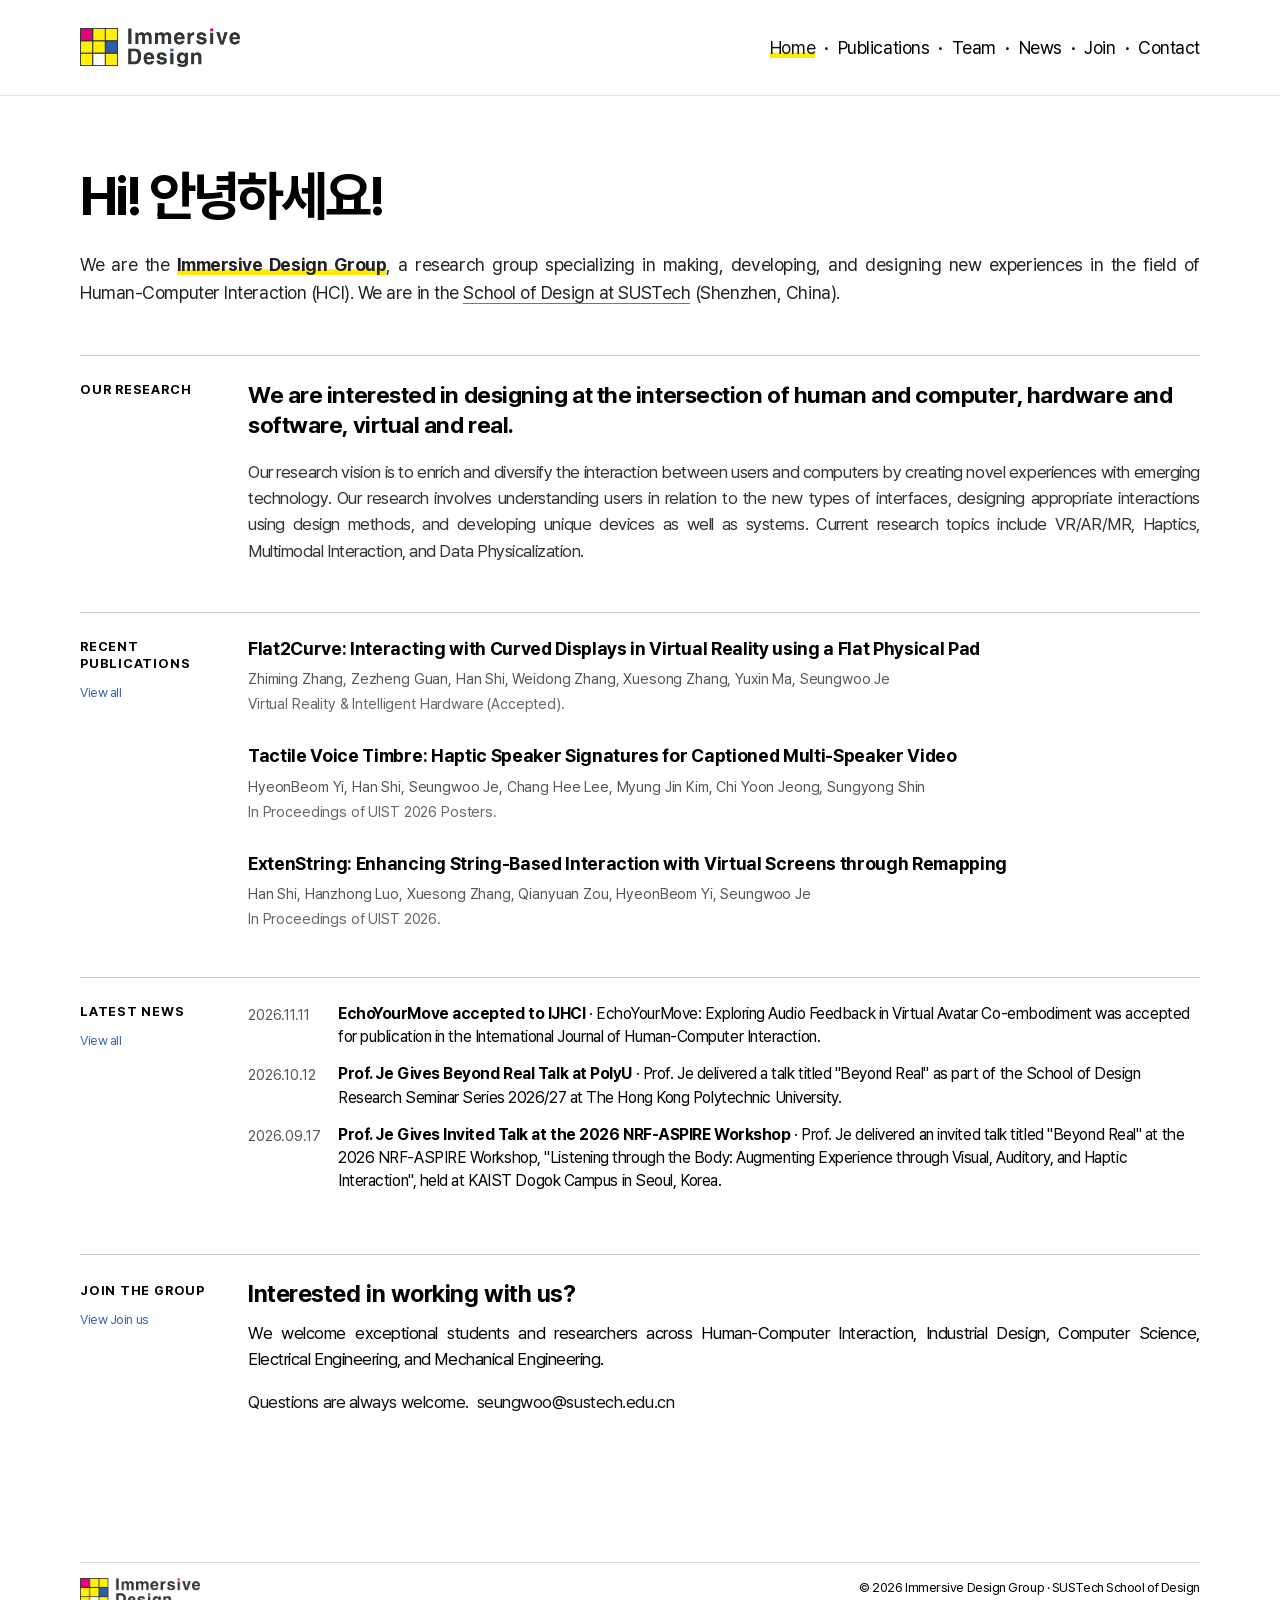
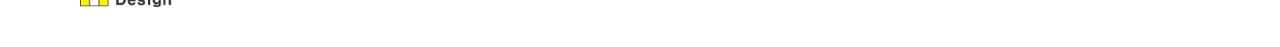
<file: index.html>
<!doctype html>
<html lang="en">
<head>
  <meta charset="UTF-8">
  <meta name="viewport" content="width=device-width,initial-scale=1">
  <link rel="icon" type="image/png" href="assets/favicon.png">
  <title>Immersive Design Group — SUSTech</title>
  <link rel="stylesheet" href="wonder.css">
  <link rel="stylesheet" href="header-motion.css">
  <link rel="stylesheet" href="intro.css">
  <link rel="stylesheet" href="intro-width.css">
  <link rel="stylesheet" href="divider-consistency.css">
<link rel="stylesheet" href="typography.css"><link rel="stylesheet" href="font-base.css"><link rel="stylesheet" href="rhythm.css"><link rel="stylesheet" href="home-layout.css"><link rel="stylesheet" href="home-polish.css"><link rel="stylesheet" href="interaction-fixes.css"><link rel="stylesheet" href="publication-home-tune.css"><link rel="stylesheet" href="nav-active.css"><link rel="stylesheet" href="longform.css"></head>
<body>
  <header class="w-header">
    <a href="index.html"><img src="assets/idg-logo.png" alt="Immersive Design Group"></a>
    <nav><a href="index.html">Home</a><i>·</i><a href="publications.html">Publications</a><i>·</i><a href="people.html">People</a><i>·</i><a href="news.html">News</a><i>·</i><a href="join.html">Join</a><i>·</i><a href="contact.html">Contact</a></nav>
  </header>
  <main class="w-main">
    <section class="w-hero intro-hero">
      <h1>Hi! 안녕하세요!</h1>
      <p>We are the <strong>Immersive Design Group</strong>, a research group specializing in making, developing, and designing new experiences in the field of Human-Computer Interaction (HCI). We are in the <a href="https://designschool.sustech.edu.cn/">School of Design at SUSTech</a> (Shenzhen, China).</p>
    </section>
    <section class="w-section research-intro">
      <header><h2>Our Research</h2></header>
      <p class="research-statement"><strong>We are interested in designing at the intersection of human and computer, hardware and software, virtual and real.</strong></p>
      <p>Our research vision is to enrich and diversify the interaction between users and computers by creating novel experiences with emerging technology. Our research involves understanding users in relation to the new types of interfaces, designing appropriate interactions using design methods, and developing unique devices as well as systems. Current research topics include VR/AR/MR, Haptics, Multimodal Interaction, and Data Physicalization.</p>
    </section>
    <section class="w-section">
      <header><h2>Recent Publications</h2><a href="publications.html">View all</a></header>
      <div class="w-pubs" data-content="publications"></div>
    </section>
    <section class="w-section">
      <header><h2>Latest News</h2><a href="news.html">View all</a></header>
      <div class="w-news" data-content="news"></div>
    </section>
    <section class="w-section recruitment">
      <div class="recruitment-side"><p class="recruitment-label">Join the group</p><div class="recruitment-actions"><a href="join.html">View Join us</a></div></div>
      <div class="recruitment-content">
        <h2>Interested in working with us?</h2>
        <p>We welcome exceptional students and researchers across Human-Computer Interaction, Industrial Design, Computer Science, Electrical Engineering, and Mechanical Engineering.</p>
        <p class="friendly-note">Questions are always welcome. <span>seungwoo@sustech.edu.cn</span></p>
      </div>
    </section>
  </main>
  <footer class="w-footer"><img src="assets/idg-logo.png" alt=""><p>© 2026 Immersive Design Group · SUSTech School of Design</p></footer>
  <script src="content-data.js?v=20261111"></script><script src="site-render.js?v=20260726"></script><script src="header.js"></script>
</body>
</html>
</file>
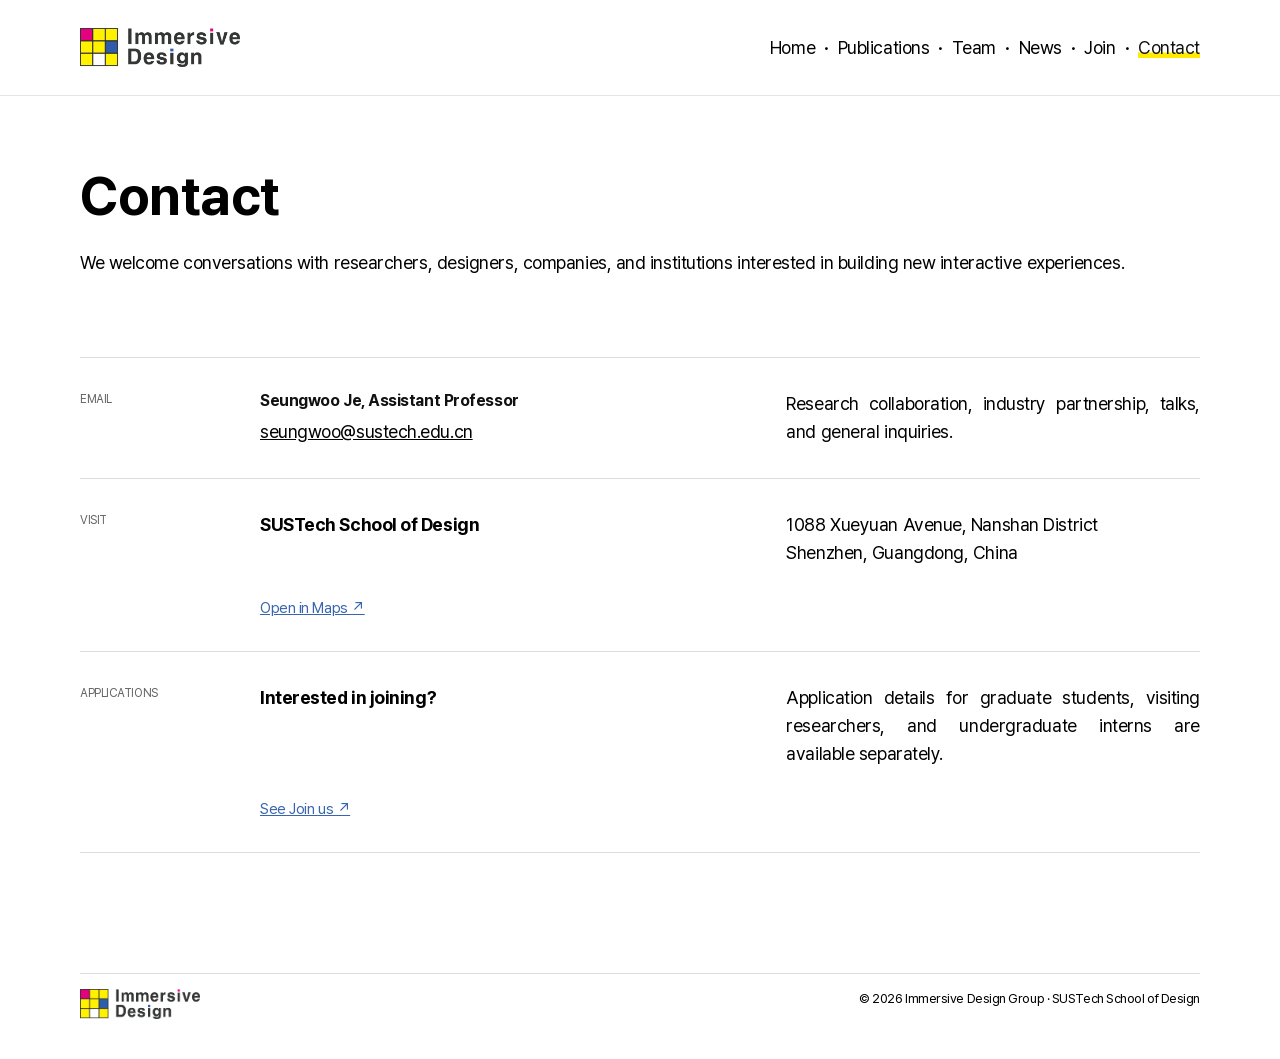
<file: contact.html>
<!doctype html><html lang="en"><head><meta charset="UTF-8"><meta name="viewport" content="width=device-width,initial-scale=1">
  <link rel="icon" type="image/png" href="assets/favicon.png"><title>Contact — Immersive Design Group</title><link rel="stylesheet" href="wonder.css"><link rel="stylesheet" href="header-motion.css"><link rel="stylesheet" href="typography.css"><link rel="stylesheet" href="font-base.css"><link rel="stylesheet" href="rhythm.css"><link rel="stylesheet" href="nav-active.css"><link rel="stylesheet" href="longform.css"></head><body><header class="w-header"><a href="index.html"><img src="assets/idg-logo.png" alt="Immersive Design Group"></a><nav><a href="index.html">Home</a><i>·</i><a href="publications.html">Publications</a><i>·</i><a href="people.html">Team</a><i>·</i><a href="showcase.html">Showcase</a><i>·</i><a href="news.html">News</a><i>·</i><a href="join.html">Join</a><i>·</i><a href="contact.html">Contact</a></nav></header><main class="w-main"><section class="contact-head"><h1>Contact</h1><p>We welcome conversations with researchers, designers, companies, and institutions interested in building new interactive experiences.</p></section><section class="contact-grid"><article><small>EMAIL</small><h2><span class="contact-person">Seungwoo Je, Assistant Professor</span><a href="mailto:seungwoo@sustech.edu.cn">seungwoo@sustech.edu.cn</a></h2><p>Research collaboration, industry partnership, talks, and general inquiries.</p></article><article><small>VISIT</small><h2>SUSTech School of Design</h2><p>1088 Xueyuan Avenue, Nanshan District<br>Shenzhen, Guangdong, China</p><a href="https://maps.google.com/?q=SUSTech+School+of+Design">Open in Maps ↗</a></article><article><small>APPLICATIONS</small><h2>Interested in joining?</h2><p>Application details for graduate students, visiting researchers, and undergraduate interns are available separately.</p><a href="join.html">See Join us ↗</a></article></section></main><footer class="w-footer"><img src="assets/idg-logo.png" alt=""><p>© 2026 Immersive Design Group · SUSTech School of Design</p></footer><script src="header.js"></script></body></html>
</file>
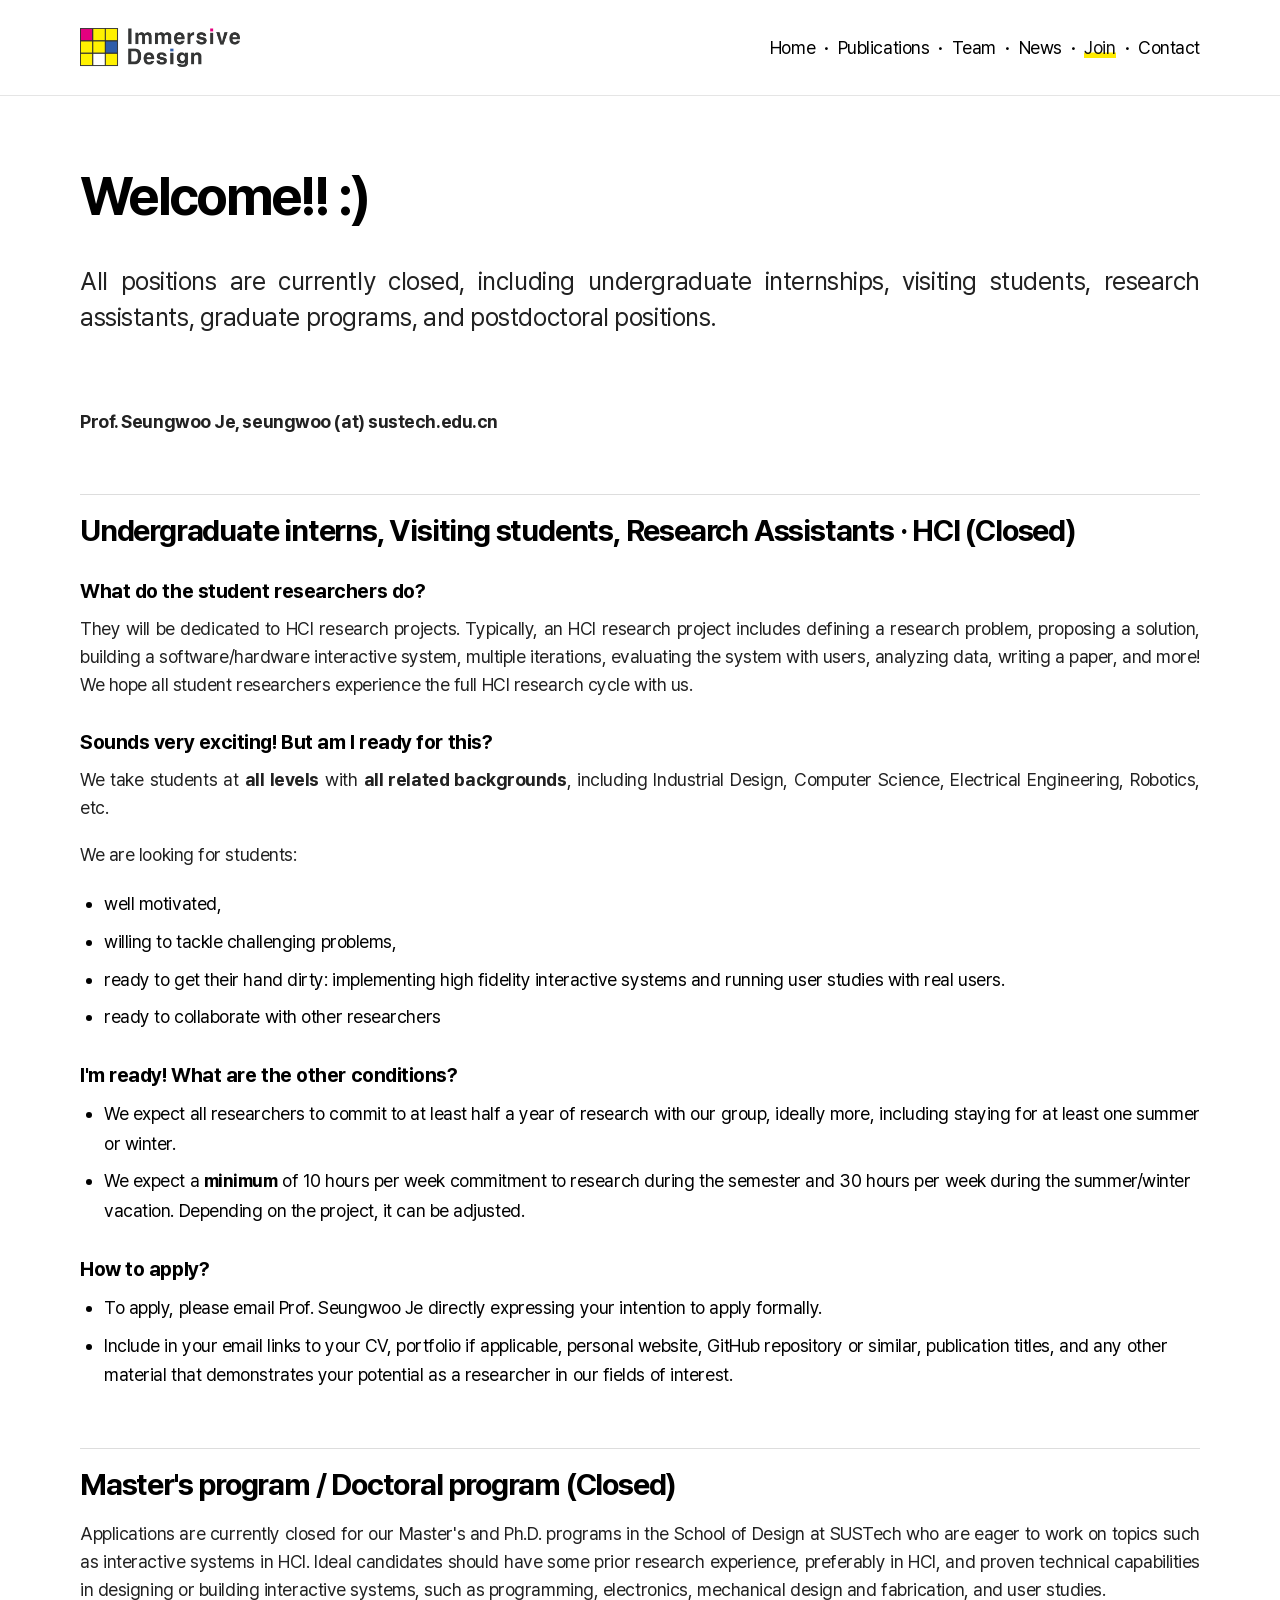
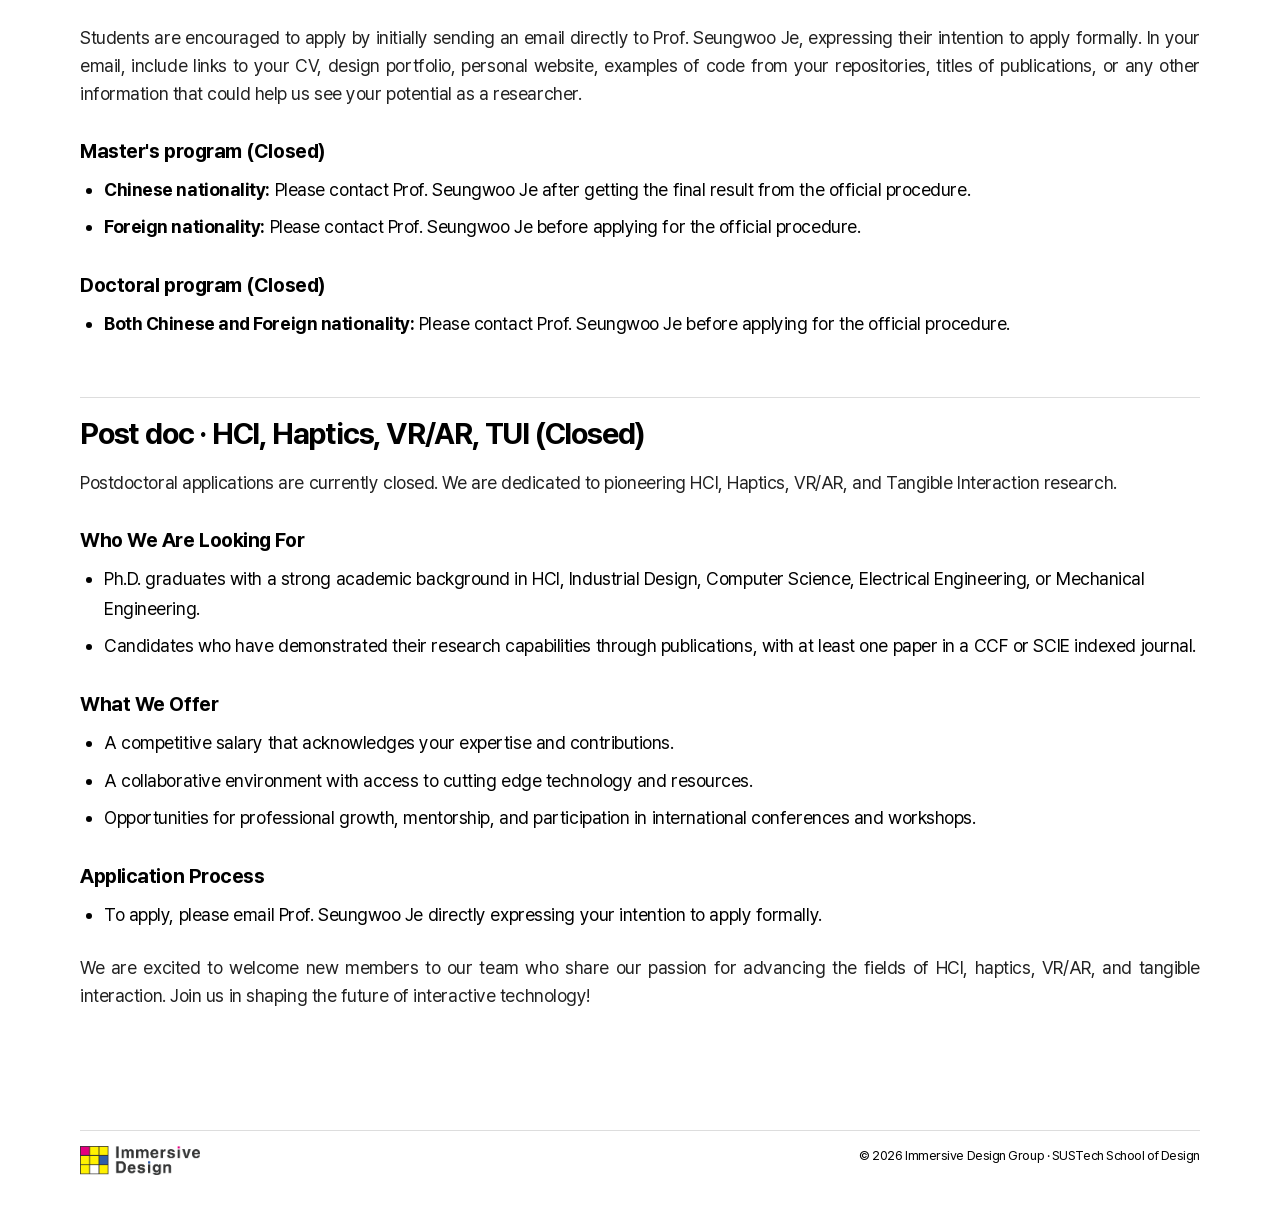
<file: join.html>
<!doctype html><html lang="en"><head><meta charset="UTF-8"><meta name="viewport" content="width=device-width,initial-scale=1"><link rel="icon" type="image/png" href="assets/favicon.png"><title>Join us — Immersive Design Group</title><link rel="stylesheet" href="wonder.css"><link rel="stylesheet" href="text-page.css"><link rel="stylesheet" href="header-motion.css"><link rel="stylesheet" href="typography.css"><link rel="stylesheet" href="font-base.css"><link rel="stylesheet" href="rhythm.css"><link rel="stylesheet" href="nav-active.css"><link rel="stylesheet" href="longform.css"></head><body><header class="w-header"><a href="index.html"><img src="assets/idg-logo.png" alt="Immersive Design Group"></a><nav><a href="index.html">Home</a><i>·</i><a href="publications.html">Publications</a><i>·</i><a href="people.html">Team</a><i>·</i><a href="news.html">News</a><i>·</i><a href="join.html">Join</a><i>·</i><a href="contact.html">Contact</a></nav></header><main class="w-main"><article class="text-page"><h1>Welcome!! :)</h1><p class="text-lead">All positions are currently closed, including undergraduate internships, visiting students, research assistants, graduate programs, and postdoctoral positions.</p><p><strong>Prof. Seungwoo Je, seungwoo (at) sustech.edu.cn</strong></p><h2>Undergraduate interns, Visiting students, Research Assistants · HCI (Closed)</h2><h3>What do the student researchers do?</h3><p>They will be dedicated to HCI research projects. Typically, an HCI research project includes defining a research problem, proposing a solution, building a software/hardware interactive system, multiple iterations, evaluating the system with users, analyzing data, writing a paper, and more! We hope all student researchers experience the full HCI research cycle with us.</p><h3>Sounds very exciting! But am I ready for this?</h3><p>We take students at <strong>all levels</strong> with <strong>all related backgrounds</strong>, including Industrial Design, Computer Science, Electrical Engineering, Robotics, etc.</p><p>We are looking for students:</p><ul><li>well motivated,</li><li>willing to tackle challenging problems,</li><li>ready to get their hand dirty: implementing high fidelity interactive systems and running user studies with real users.</li><li>ready to collaborate with other researchers</li></ul><h3>I'm ready! What are the other conditions?</h3><ul><li>We expect all researchers to commit to at least half a year of research with our group, ideally more, including staying for at least one summer or winter.</li><li>We expect a <strong>minimum</strong> of 10 hours per week commitment to research during the semester and 30 hours per week during the summer/winter vacation. Depending on the project, it can be adjusted.</li></ul><h3>How to apply?</h3><ul><li>To apply, please email Prof. Seungwoo Je directly expressing your intention to apply formally.</li><li>Include in your email links to your CV, portfolio if applicable, personal website, GitHub repository or similar, publication titles, and any other material that demonstrates your potential as a researcher in our fields of interest.</li></ul><h2>Master's program / Doctoral program (Closed)</h2><p>Applications are currently closed for our Master's and Ph.D. programs in the School of Design at SUSTech who are eager to work on topics such as interactive systems in HCI. Ideal candidates should have some prior research experience, preferably in HCI, and proven technical capabilities in designing or building interactive systems, such as programming, electronics, mechanical design and fabrication, and user studies.</p><p>Students are encouraged to apply by initially sending an email directly to Prof. Seungwoo Je, expressing their intention to apply formally. In your email, include links to your CV, design portfolio, personal website, examples of code from your repositories, titles of publications, or any other information that could help us see your potential as a researcher.</p><h3>Master's program (Closed)</h3><ul><li><strong>Chinese nationality:</strong> Please contact Prof. Seungwoo Je after getting the final result from the official procedure.</li><li><strong>Foreign nationality:</strong> Please contact Prof. Seungwoo Je before applying for the official procedure.</li></ul><h3>Doctoral program (Closed)</h3><ul><li><strong>Both Chinese and Foreign nationality:</strong> Please contact Prof. Seungwoo Je before applying for the official procedure.</li></ul><h2>Post doc · HCI, Haptics, VR/AR, TUI (Closed)</h2><p>Postdoctoral applications are currently closed. We are dedicated to pioneering HCI, Haptics, VR/AR, and Tangible Interaction research.</p><h3>Who We Are Looking For</h3><ul><li>Ph.D. graduates with a strong academic background in HCI, Industrial Design, Computer Science, Electrical Engineering, or Mechanical Engineering.</li><li>Candidates who have demonstrated their research capabilities through publications, with at least one paper in a CCF or SCIE indexed journal.</li></ul><h3>What We Offer</h3><ul><li>A competitive salary that acknowledges your expertise and contributions.</li><li>A collaborative environment with access to cutting edge technology and resources.</li><li>Opportunities for professional growth, mentorship, and participation in international conferences and workshops.</li></ul><h3>Application Process</h3><ul><li>To apply, please email Prof. Seungwoo Je directly expressing your intention to apply formally.</li></ul><p>We are excited to welcome new members to our team who share our passion for advancing the fields of HCI, haptics, VR/AR, and tangible interaction. Join us in shaping the future of interactive technology!</p></article></main><footer class="w-footer"><img src="assets/idg-logo.png" alt=""><p>© 2026 Immersive Design Group · SUSTech School of Design</p></footer><script src="header.js"></script></body></html>
</file>
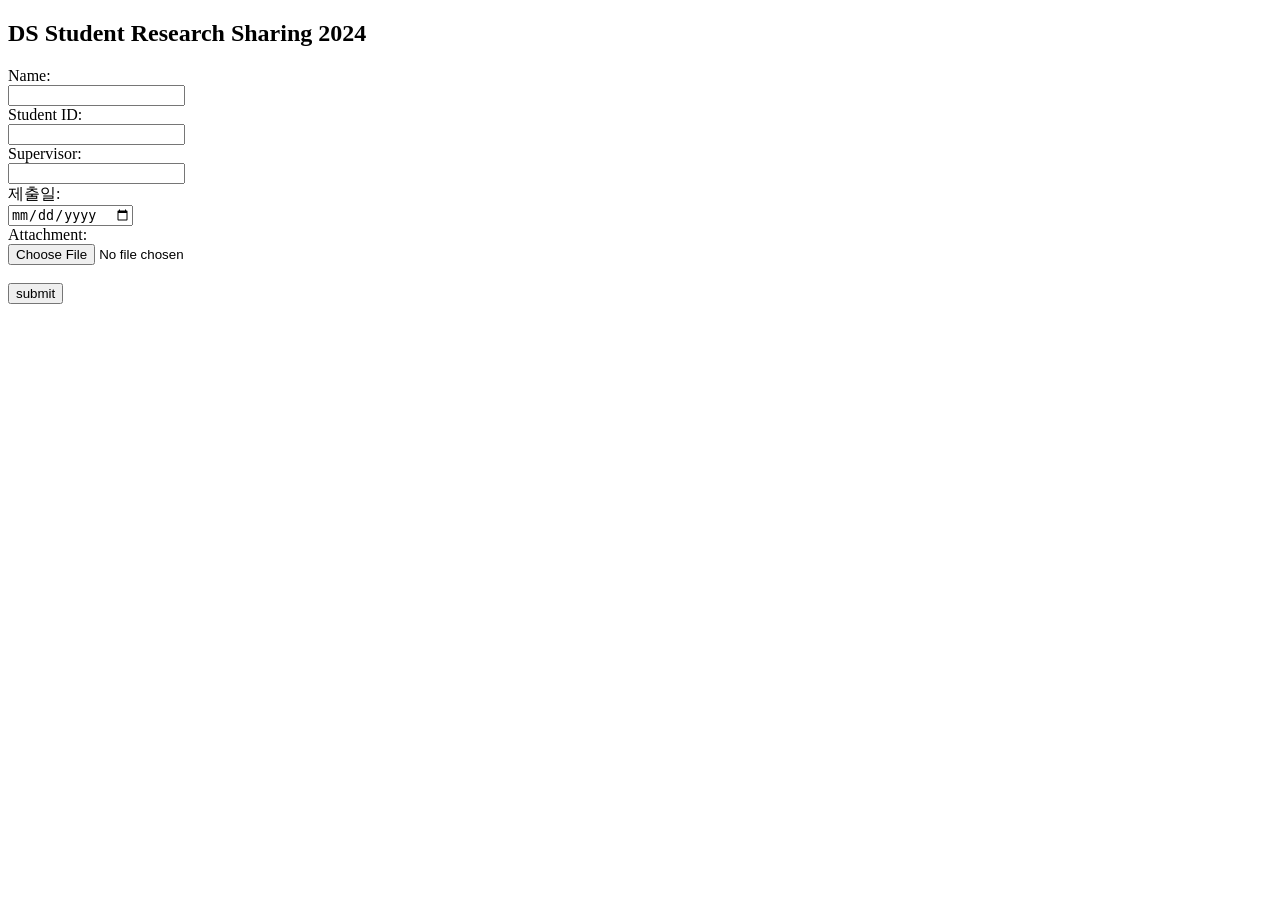
<file: Main.html>
<!DOCTYPE html>
<html>
<head>
    <title>Submission</title>
</head>
<body>
    <h2>DS Student Research Sharing 2024</h2>
    <form action="/submit_assignment" method="post" enctype="multipart/form-data">
        <label for="name">Name:</label><br>
        <input type="text" id="name" name="name" required><br>
        <label for="student_id">Student ID:</label><br>
        <input type="text" id="student_id" name="student_id" required><br>
        <label for="advisor">Supervisor:</label><br>
        <input type="text" id="Supervisor" name="Supervisor" required><br>
        <label for="submission_date">제출일:</label><br>
        <input type="date" id="submission_date" name="submission_date" required><br>
        <label for="file">Attachment:</label><br>
        <input type="file" id="file" name="file" required><br><br>
        <input type="submit" value="submit">
    </form>
</body>
</html>
</file>
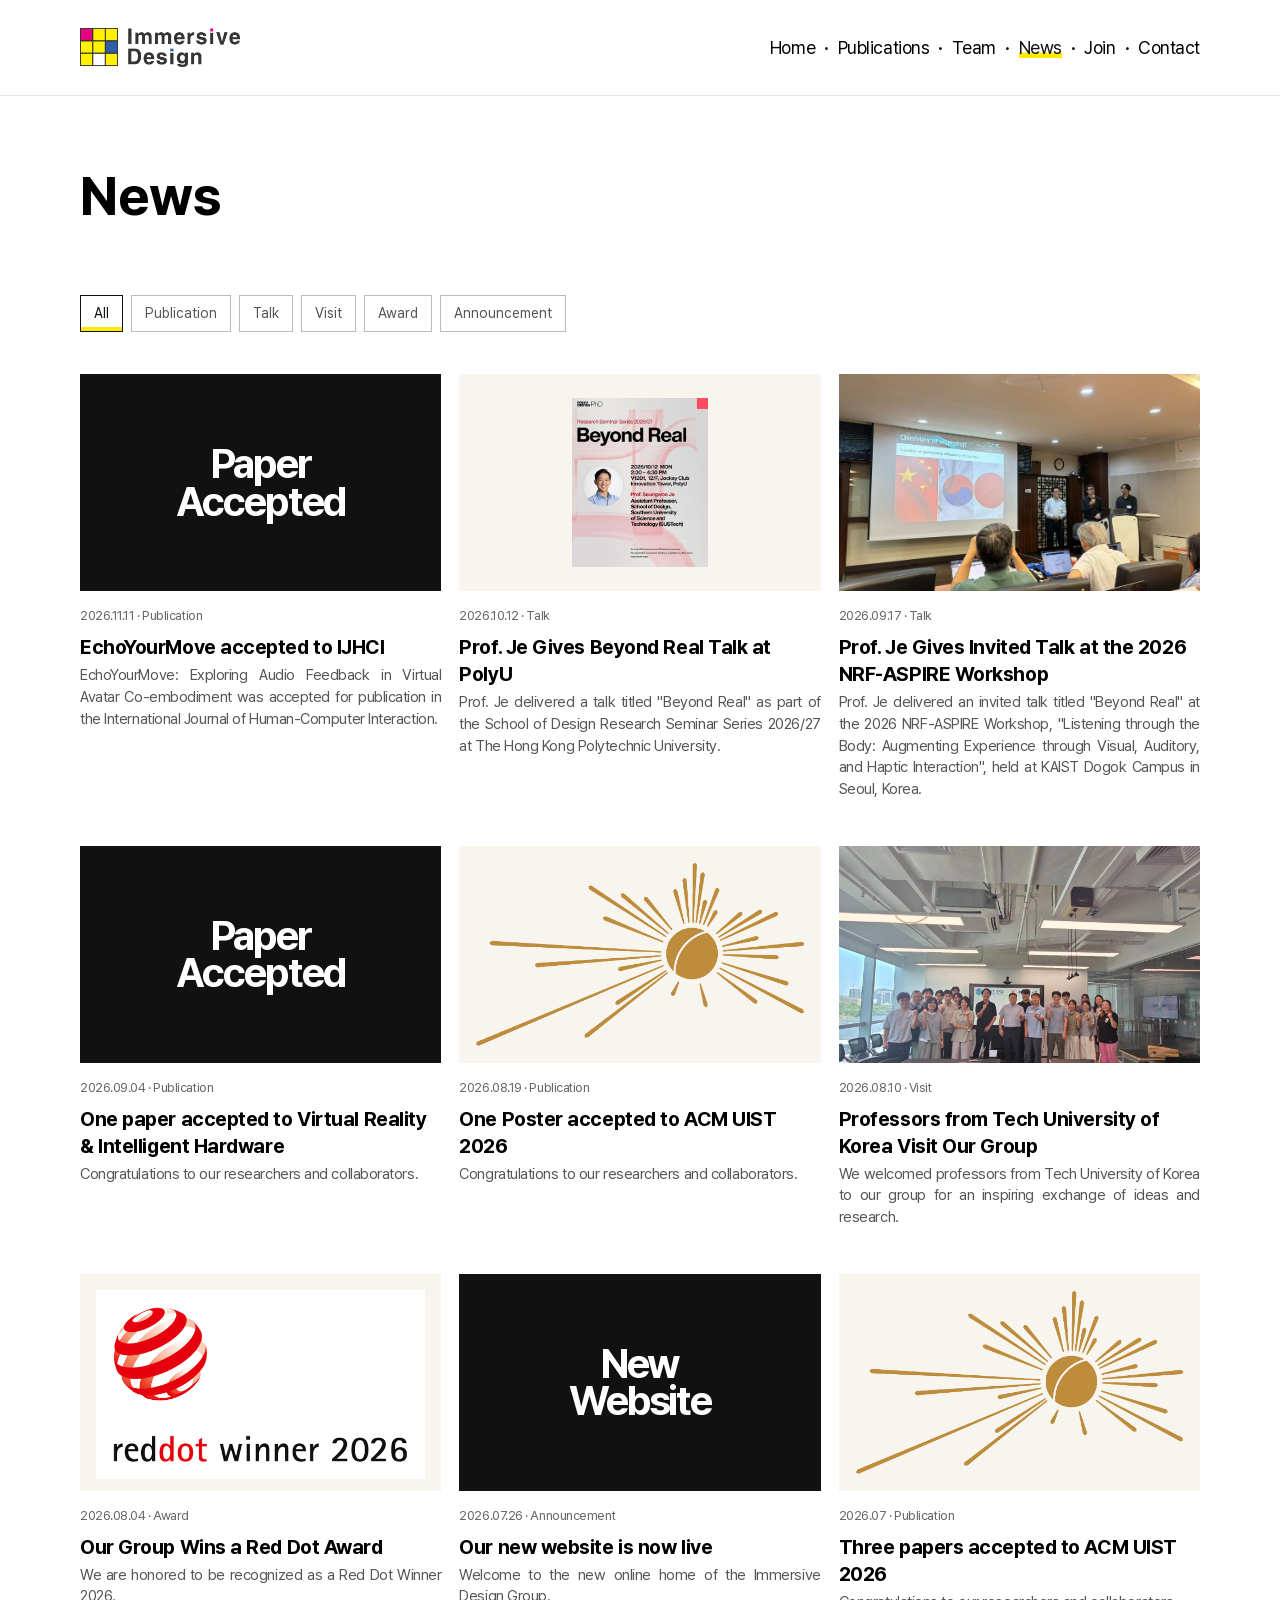
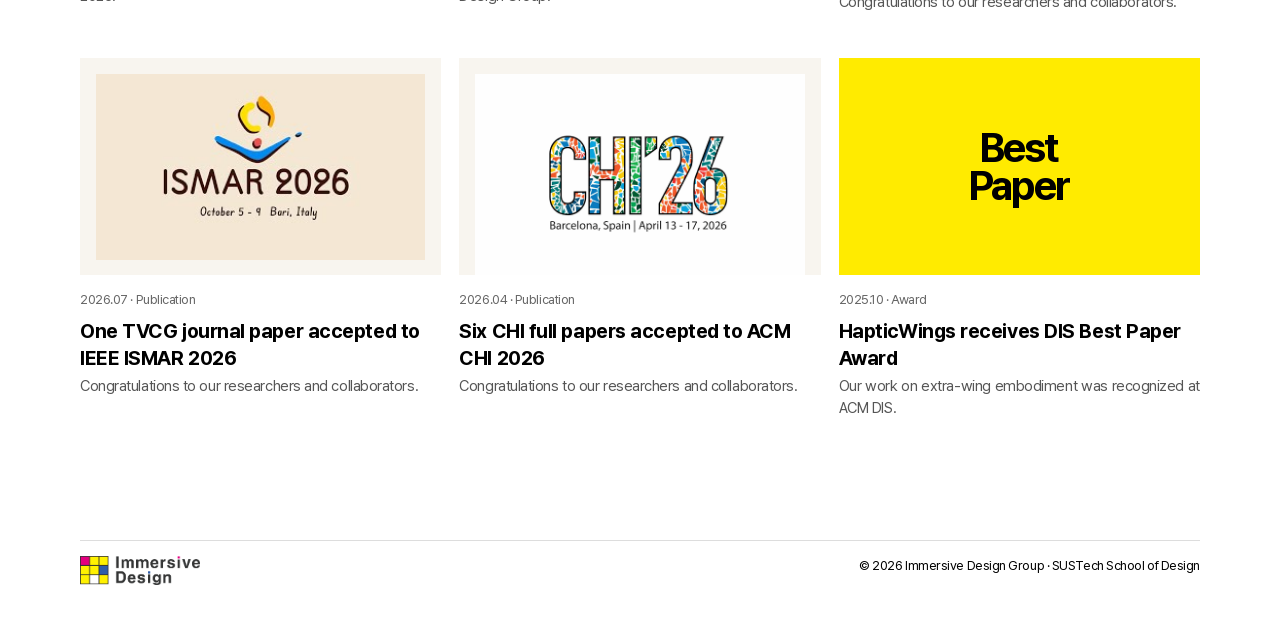
<file: news.html>
<!doctype html>
<html lang="en">
<head>
  <meta charset="UTF-8">
  <meta name="viewport" content="width=device-width,initial-scale=1"><link rel="icon" type="image/png" href="assets/favicon.png">
  <title>News — Immersive Design Group</title>
  <link rel="stylesheet" href="wonder.css">
  <link rel="stylesheet" href="header-motion.css">
  <link rel="stylesheet" href="typography.css">
  <link rel="stylesheet" href="font-base.css">
  <link rel="stylesheet" href="news-page.css">
<link rel="stylesheet" href="rhythm.css"><link rel="stylesheet" href="nav-active.css"><link rel="stylesheet" href="longform.css">  <style>
    .news-thumb:has(img[src="assets/news/polyu-beyond-real-2026.jpg"]) { position: relative; background: #f8f5ef; }
    .news-thumb img[src="assets/news/polyu-beyond-real-2026.jpg"] { position: absolute; inset: 0; width: 100%; height: 100%; padding: 24px; object-fit: contain; object-position: center; }
    .news-thumb:has(img[src="assets/news/nrf-aspire-workshop-2026.jpg"]) { position: relative; }
    .news-thumb img[src="assets/news/nrf-aspire-workshop-2026.jpg"] { position: absolute; inset: 0; width: 100%; height: 100%; padding: 0; object-fit: cover; object-position: center; }
  </style>
</head>
<body>
  <header class="w-header">
    <a href="index.html"><img src="assets/idg-logo.png" alt="Immersive Design Group"></a>
    <nav><a href="index.html">Home</a><i>·</i><a href="publications.html">Publications</a><i>·</i><a href="people.html">People</a><i>·</i><a href="news.html">News</a><i>·</i><a href="join.html">Join</a><i>·</i><a href="contact.html">Contact</a></nav>
  </header>
  <main class="w-main">
    <header class="news-head"><h1>News</h1></header>
    <section class="news-grid" data-content="news-page"></section>
  </main>
  <footer class="w-footer"><img src="assets/idg-logo.png" alt=""><p>© 2026 Immersive Design Group · SUSTech School of Design</p></footer>
  <script src="content-data.js?v=20261111"></script><script src="site-render.js?v=20260726"></script><script src="filters.js?v=20260726"></script><script src="header.js"></script>
</body>
</html>
</file>
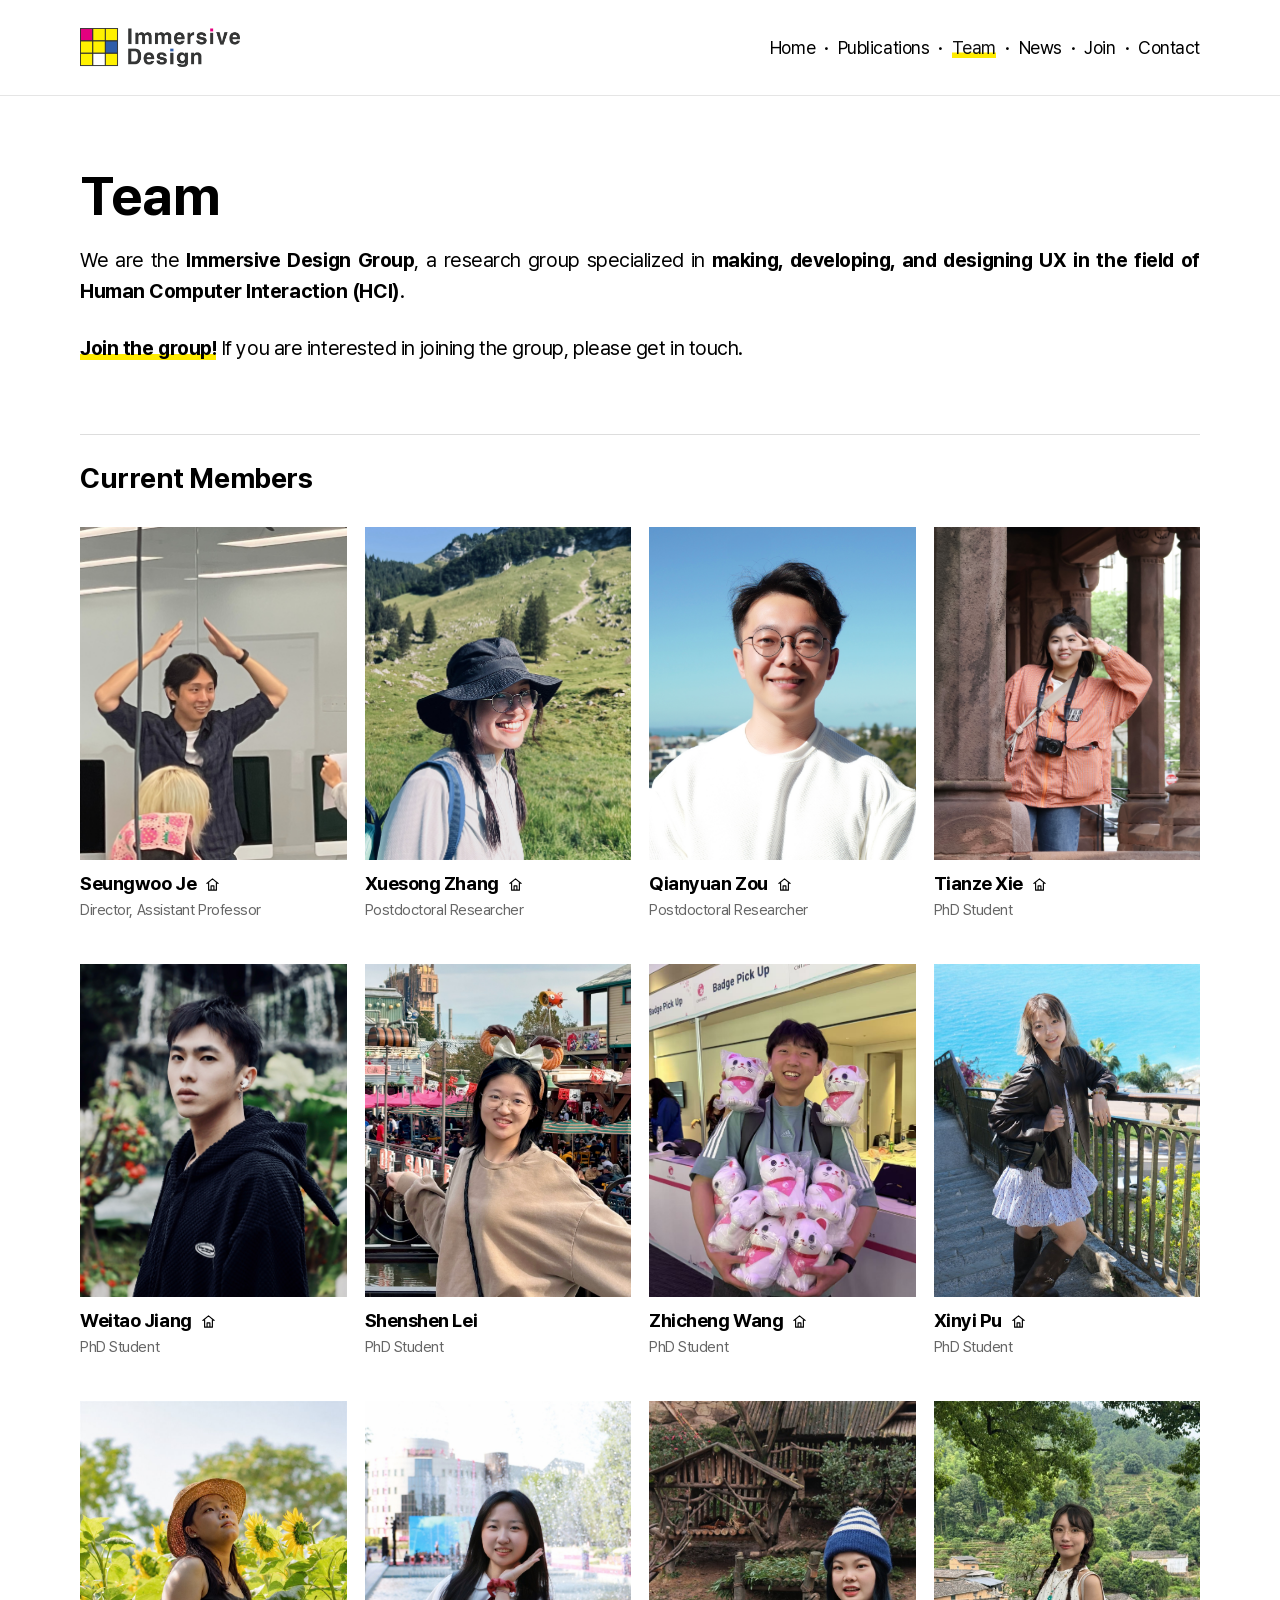
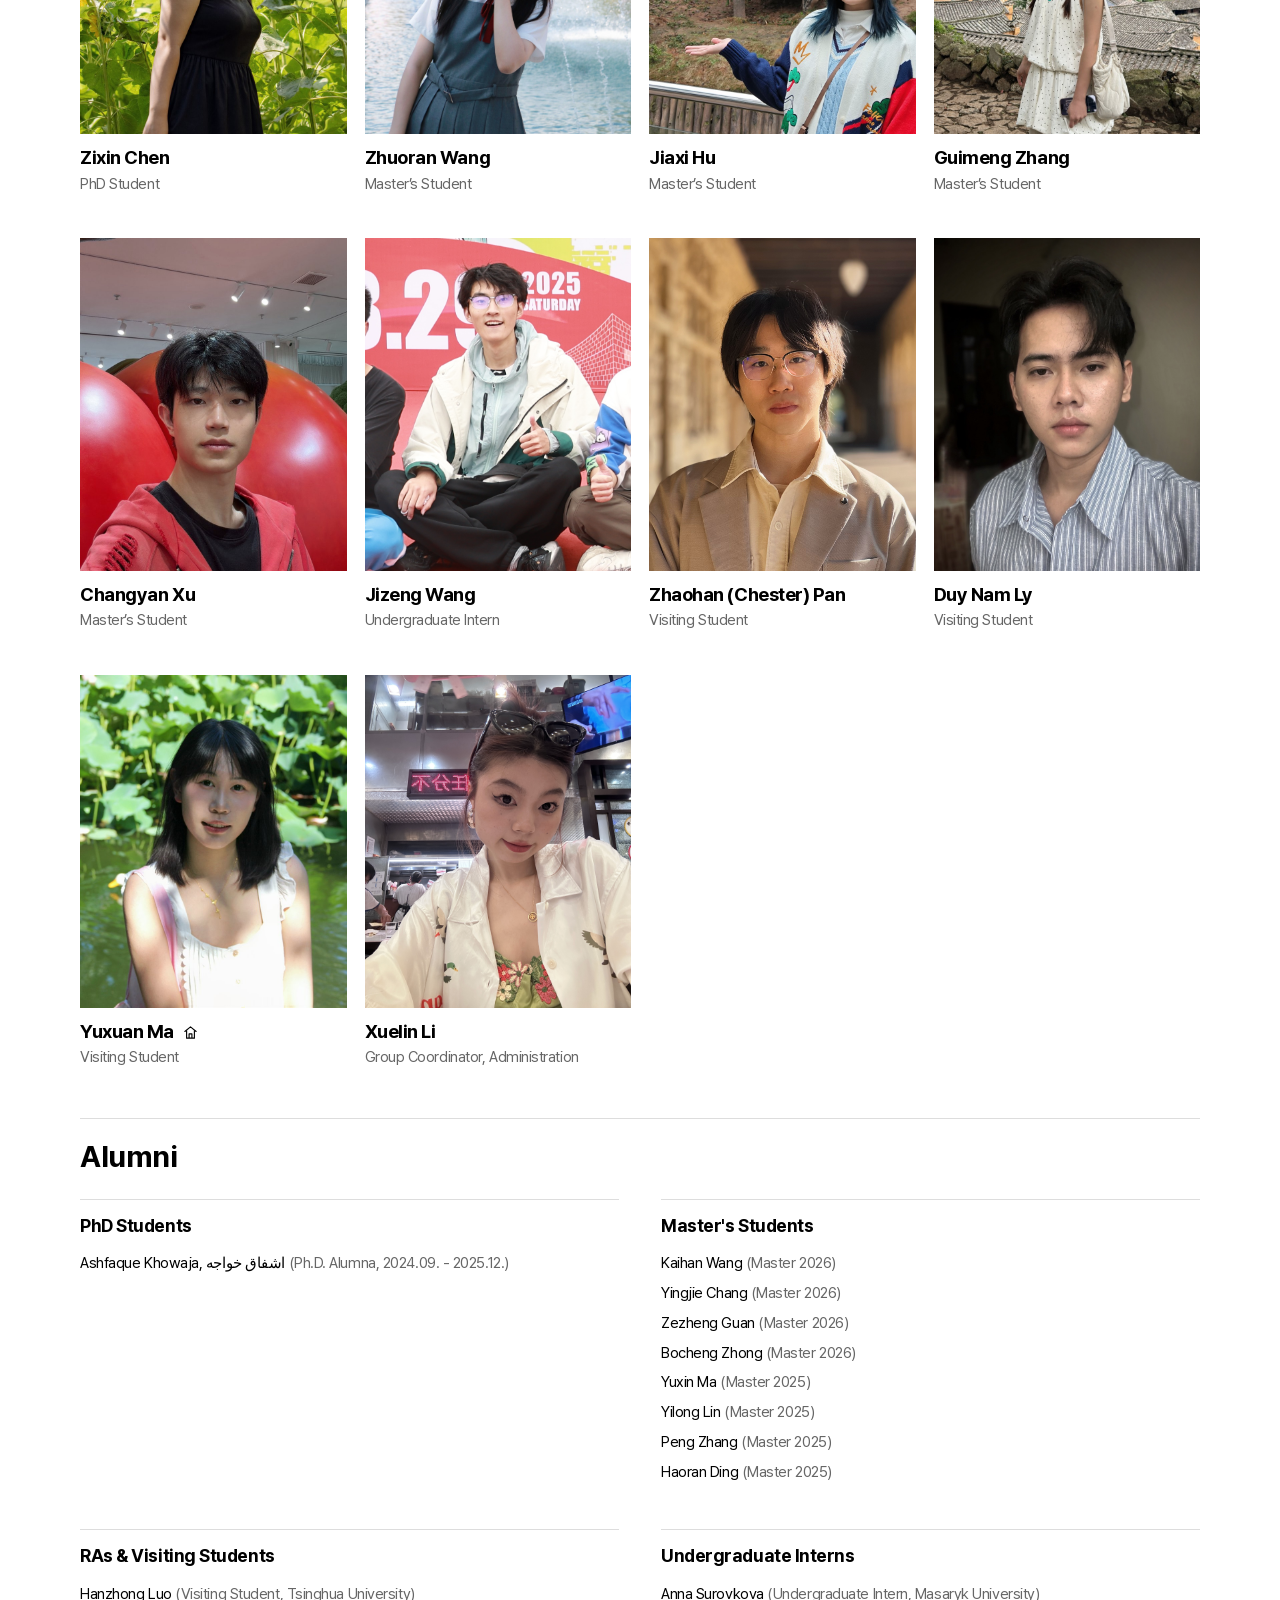
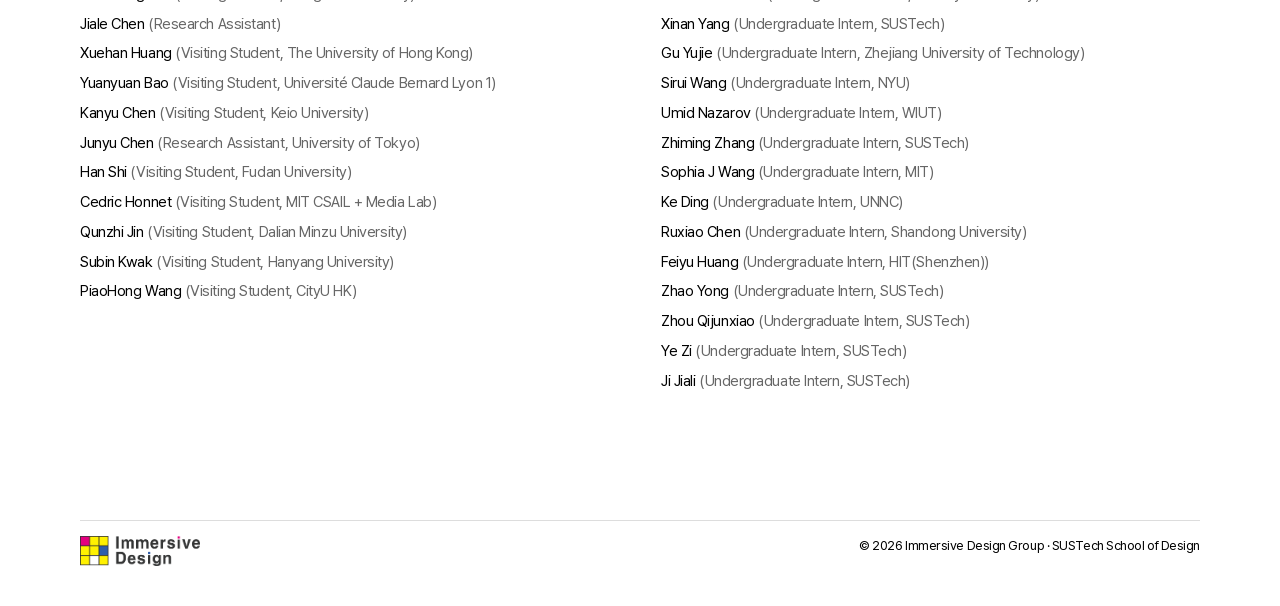
<file: people.html>
<!doctype html><html lang="en"><head><meta charset="UTF-8"><meta name="viewport" content="width=device-width,initial-scale=1">
  <link rel="icon" type="image/png" href="assets/favicon.png"><title>Team — Immersive Design Group</title><link rel="stylesheet" href="wonder.css"><link rel="stylesheet" href="migration.css"><link rel="stylesheet" href="header-motion.css"><link rel="stylesheet" href="typography.css"><link rel="stylesheet" href="font-base.css"><link rel="stylesheet" href="rhythm.css"><link rel="stylesheet" href="nav-active.css"><link rel="stylesheet" href="longform.css"></head><body><header class="w-header"><a href="index.html"><img src="assets/idg-logo.png" alt="Immersive Design Group"></a><nav><a href="index.html">Home</a><i>·</i><a href="publications.html">Publications</a><i>·</i><a href="people.html">Team</a><i>·</i><a href="showcase.html">Showcase</a><i>·</i><a href="news.html">News</a><i>·</i><a href="join.html">Join</a><i>·</i><a href="contact.html">Contact</a></nav></header><main class="w-main"><header class="list-head"><h1>Team</h1><p>We are the <strong>Immersive Design Group</strong>, a research group specialized in <strong>making, developing, and designing UX in the field of Human Computer Interaction (HCI)</strong>.</p><p class="join-highlight"><strong>Join the group!</strong> If you are interested in joining the group, please get in touch.</p></header><section class="team-current"><h2>Current Members</h2><div class="team-grid" id="team-grid"></div></section><section class="people-section"><h2>Alumni</h2><div class="alumni-list"><p>Ashfaque Khowaja · PhD Alumna, 2024–2025</p><p>Yuxin Ma · Master 2025</p><p>Yilong Lin · Master 2025</p><p>Peng Zhang · Master 2025</p><p>Haoran Ding · Master 2025</p><p>Yuanyuan Bao · Université Claude Bernard Lyon 1</p><p>Kanyu Chen · Keio University</p><p>Junyu Chen · University of Tokyo</p><p>Han Shi · Fudan University</p><p>Cedric Honnet · MIT CSAIL + Media Lab</p><p>Qunzhi Jin · Dalian Minzu University</p><p>Subin Kwak · Hanyang University</p><p>PiaoHong Wang · CityU Hong Kong</p><p>Xinan Yang · SUSTech</p><p>Gu Yujie · Zhejiang University of Technology</p><p>Sirui Wang · NYU</p><p>Umid Nazarov · WIUT</p><p>Zhiming Zhang · SUSTech</p><p>Sophia J Wang · MIT</p><p>Ke Ding · UNNC</p><p>Ruxiao Chen · Shandong University</p><p>Feiyu Huang · HIT Shenzhen</p><p>Zhao Yong · SUSTech</p><p>Zhou Qijunxiao · SUSTech</p><p>Ye Zi · SUSTech</p><p>Ji Jiali · SUSTech</p></div></section></main><footer class="w-footer"><img src="assets/idg-logo.png" alt=""><p>© 2026 Immersive Design Group · SUSTech School of Design</p></footer><script src="team-data.js"></script><script src="header.js"></script></body></html>
</file>
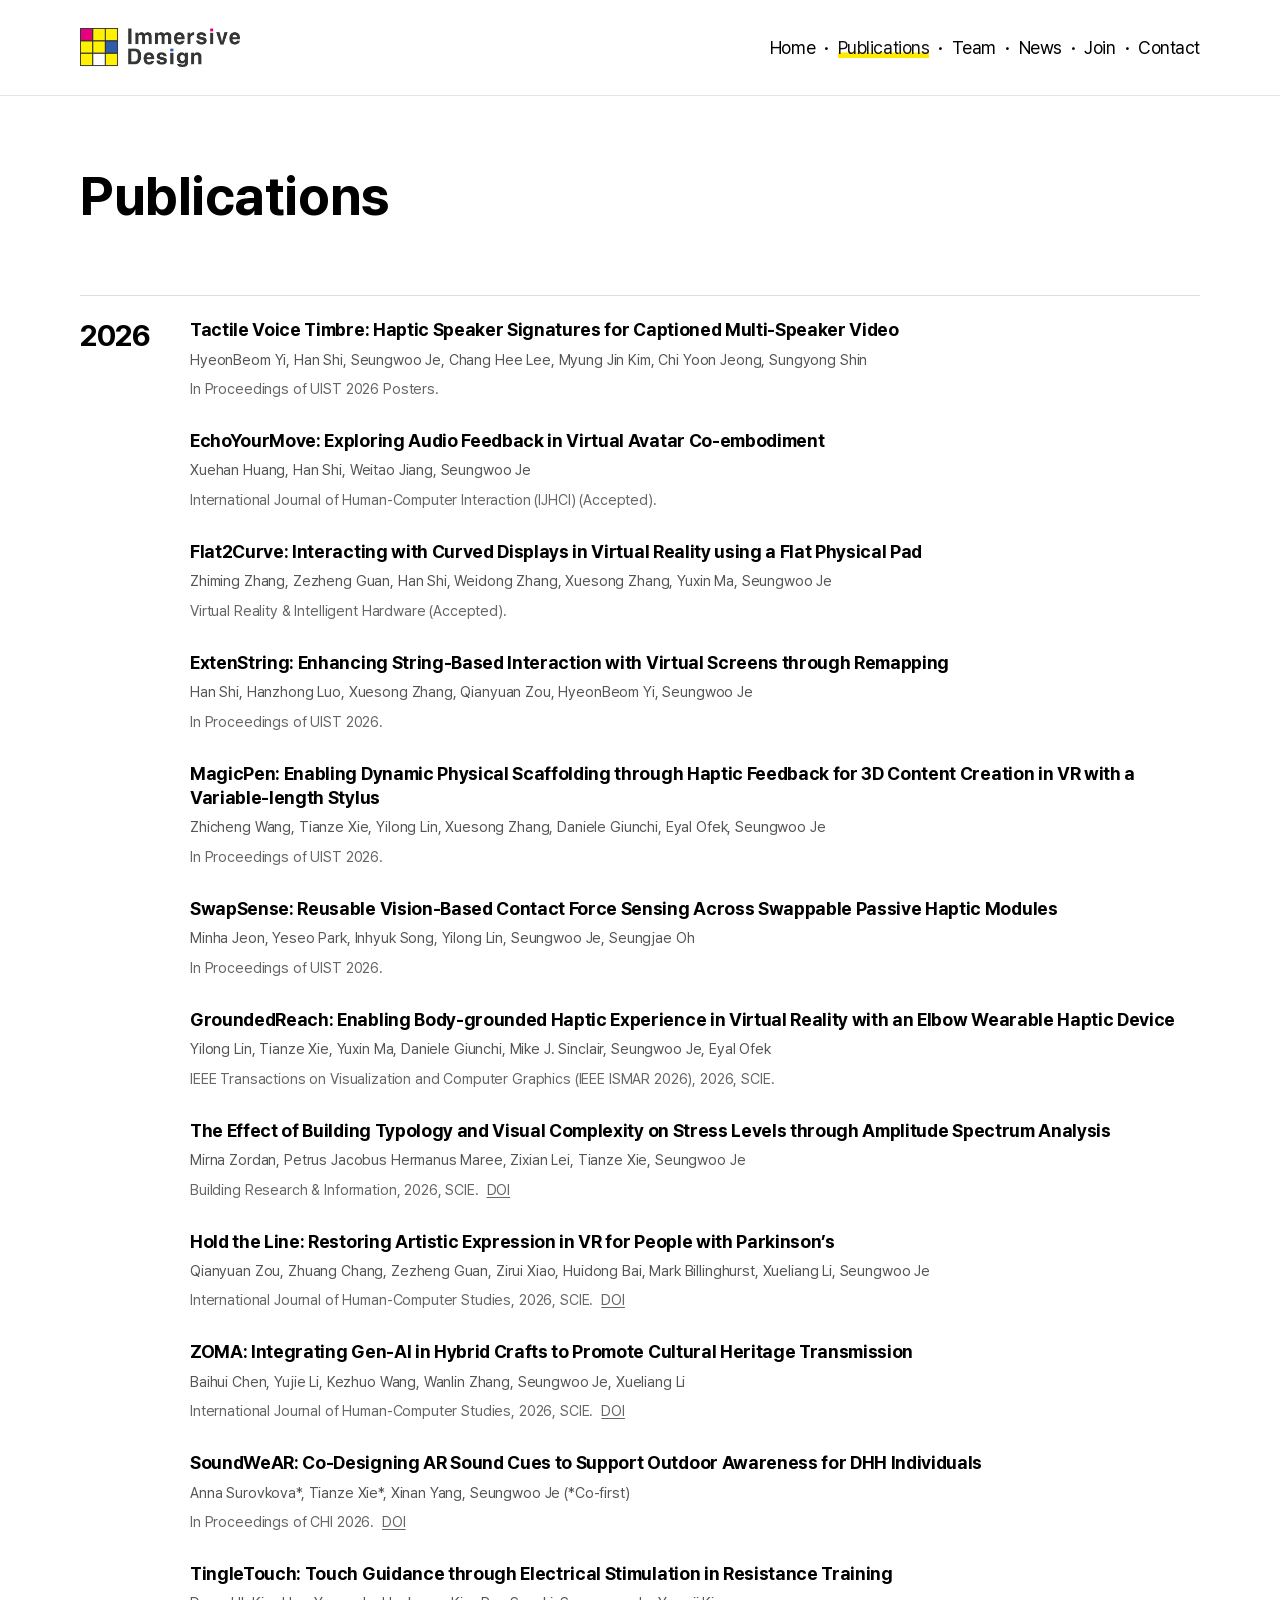
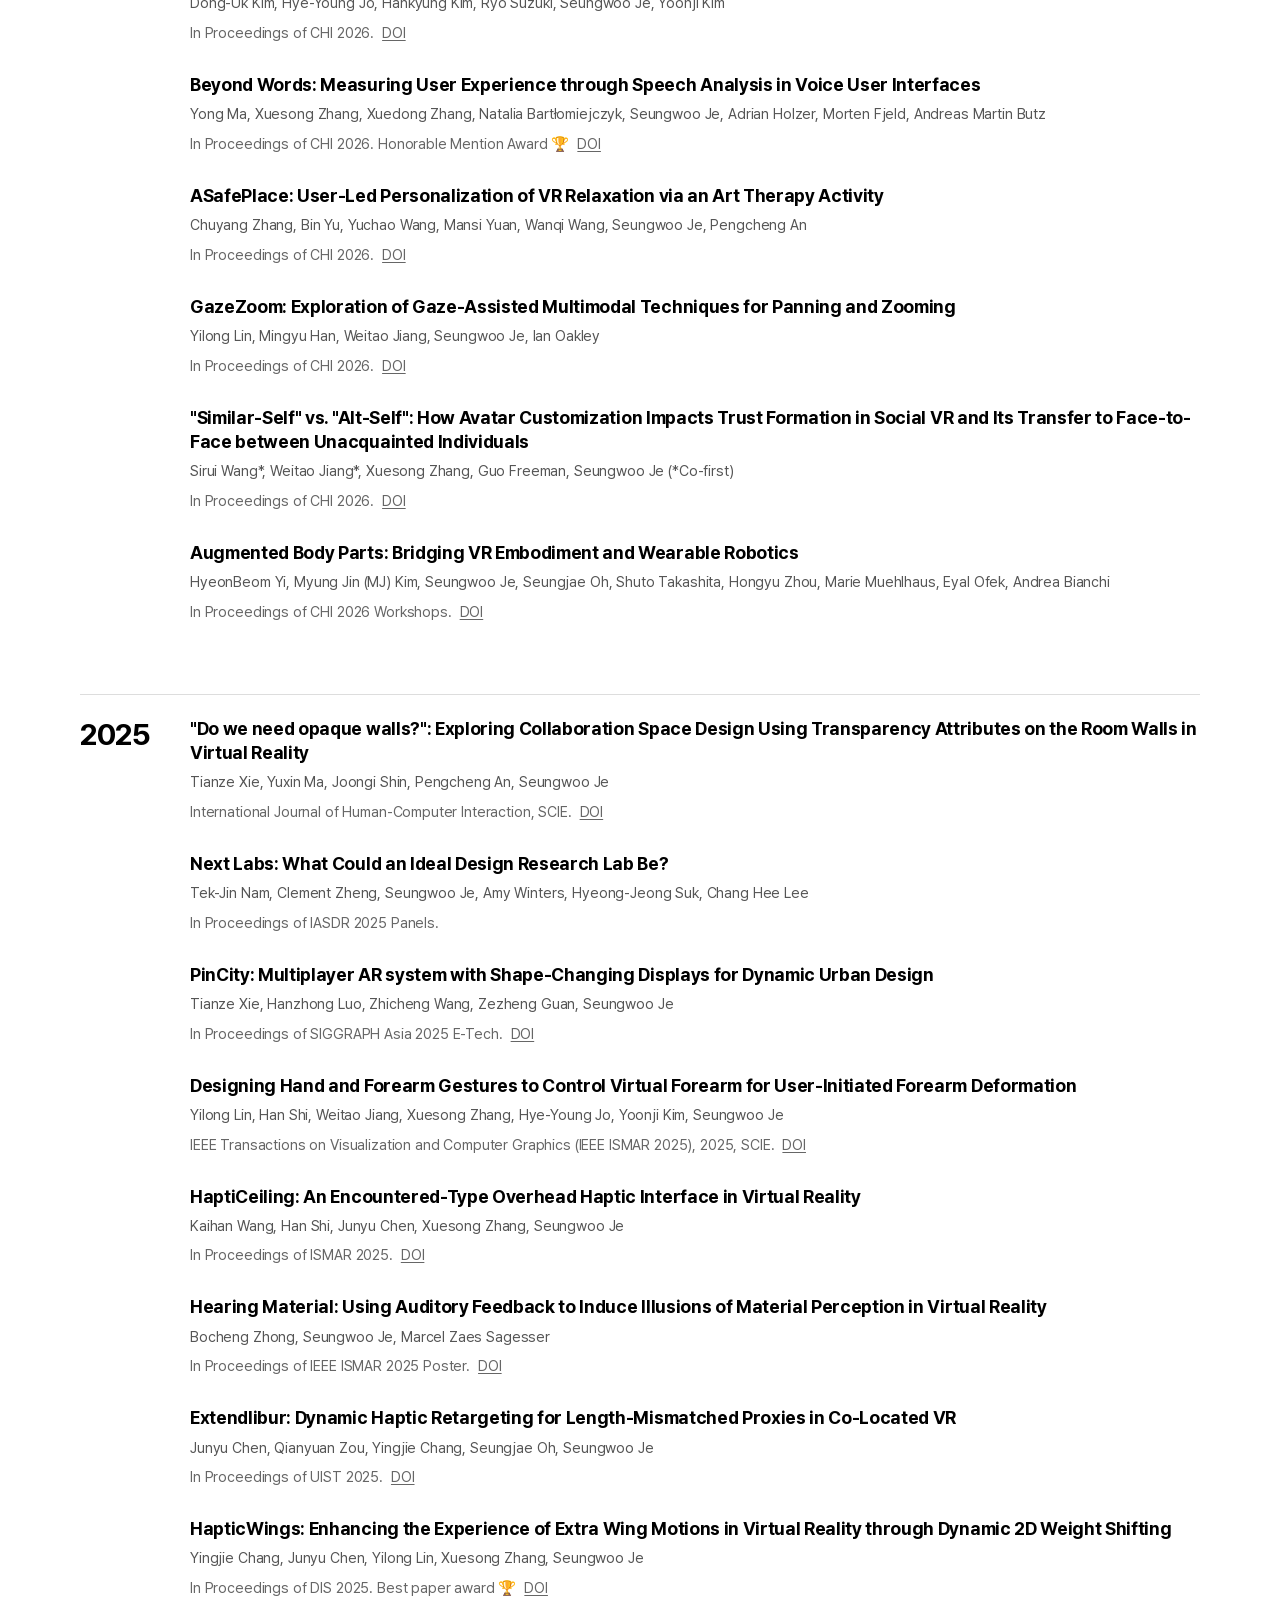
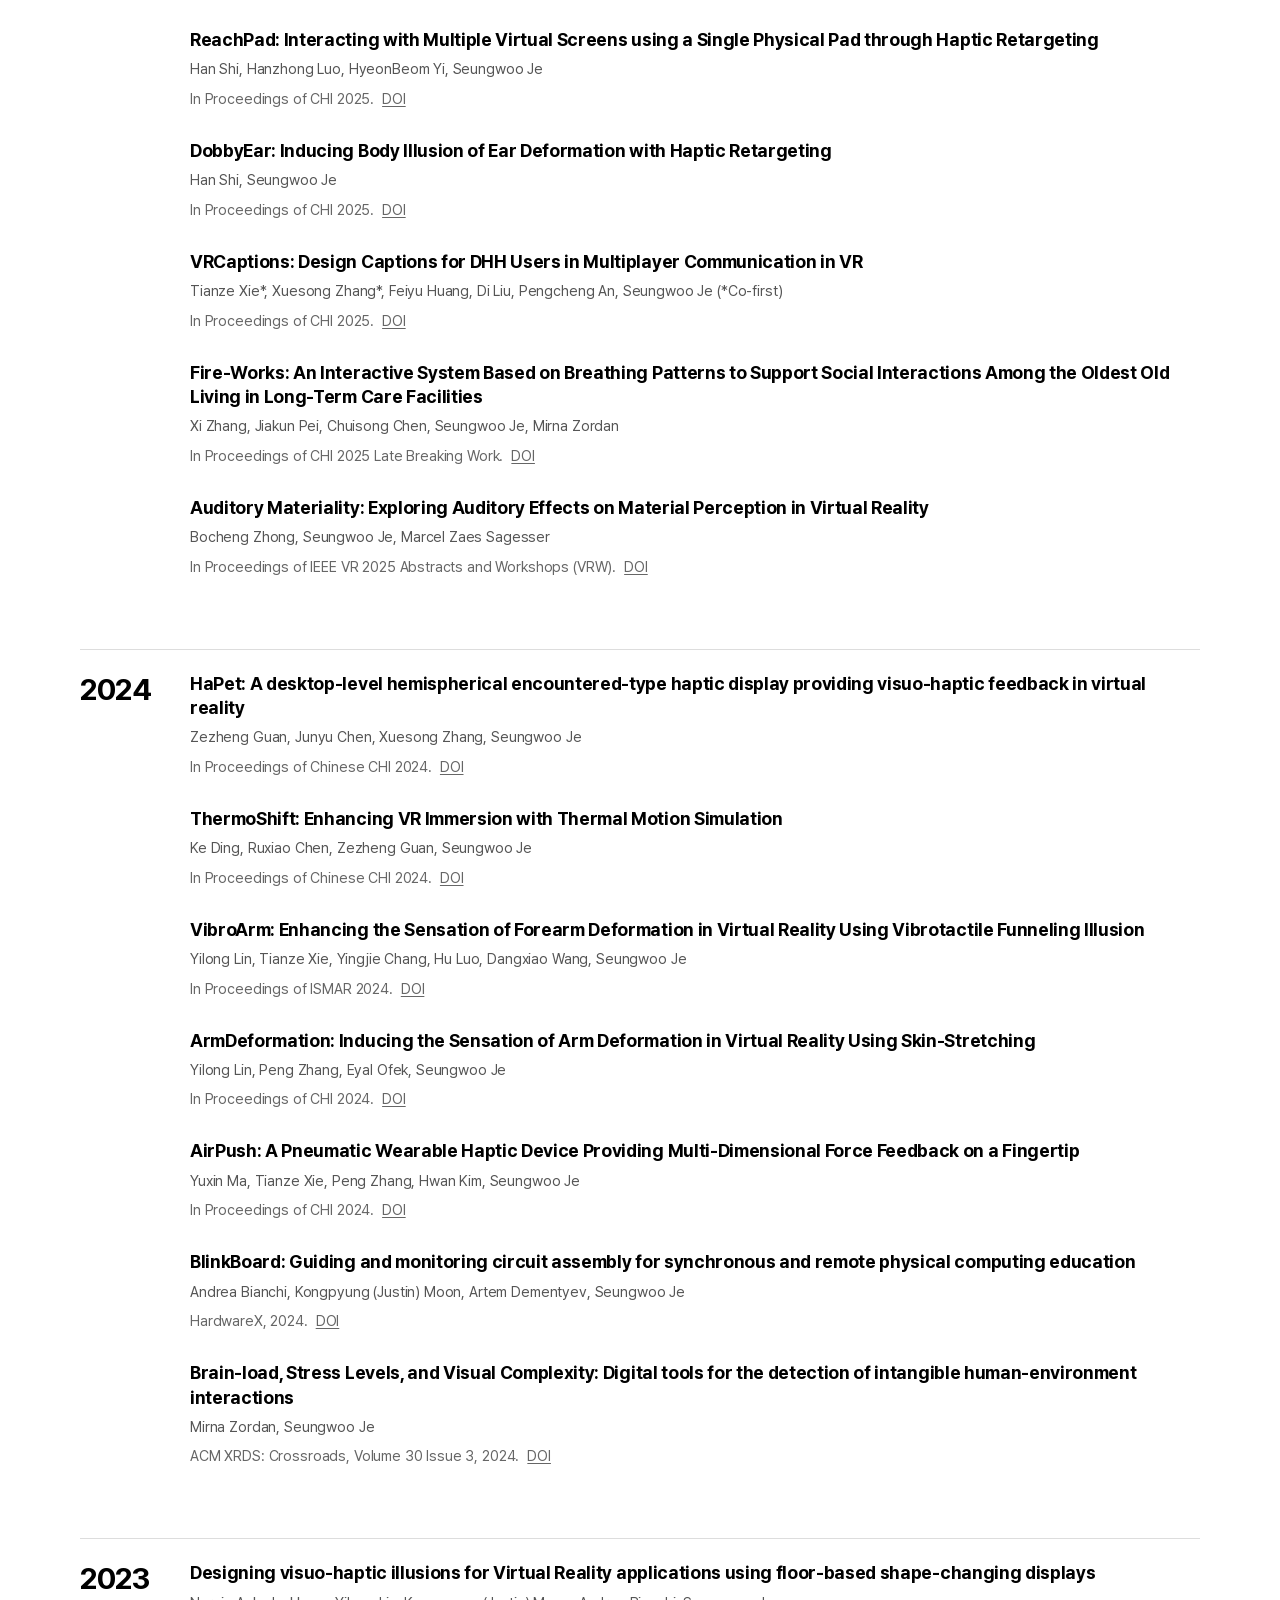
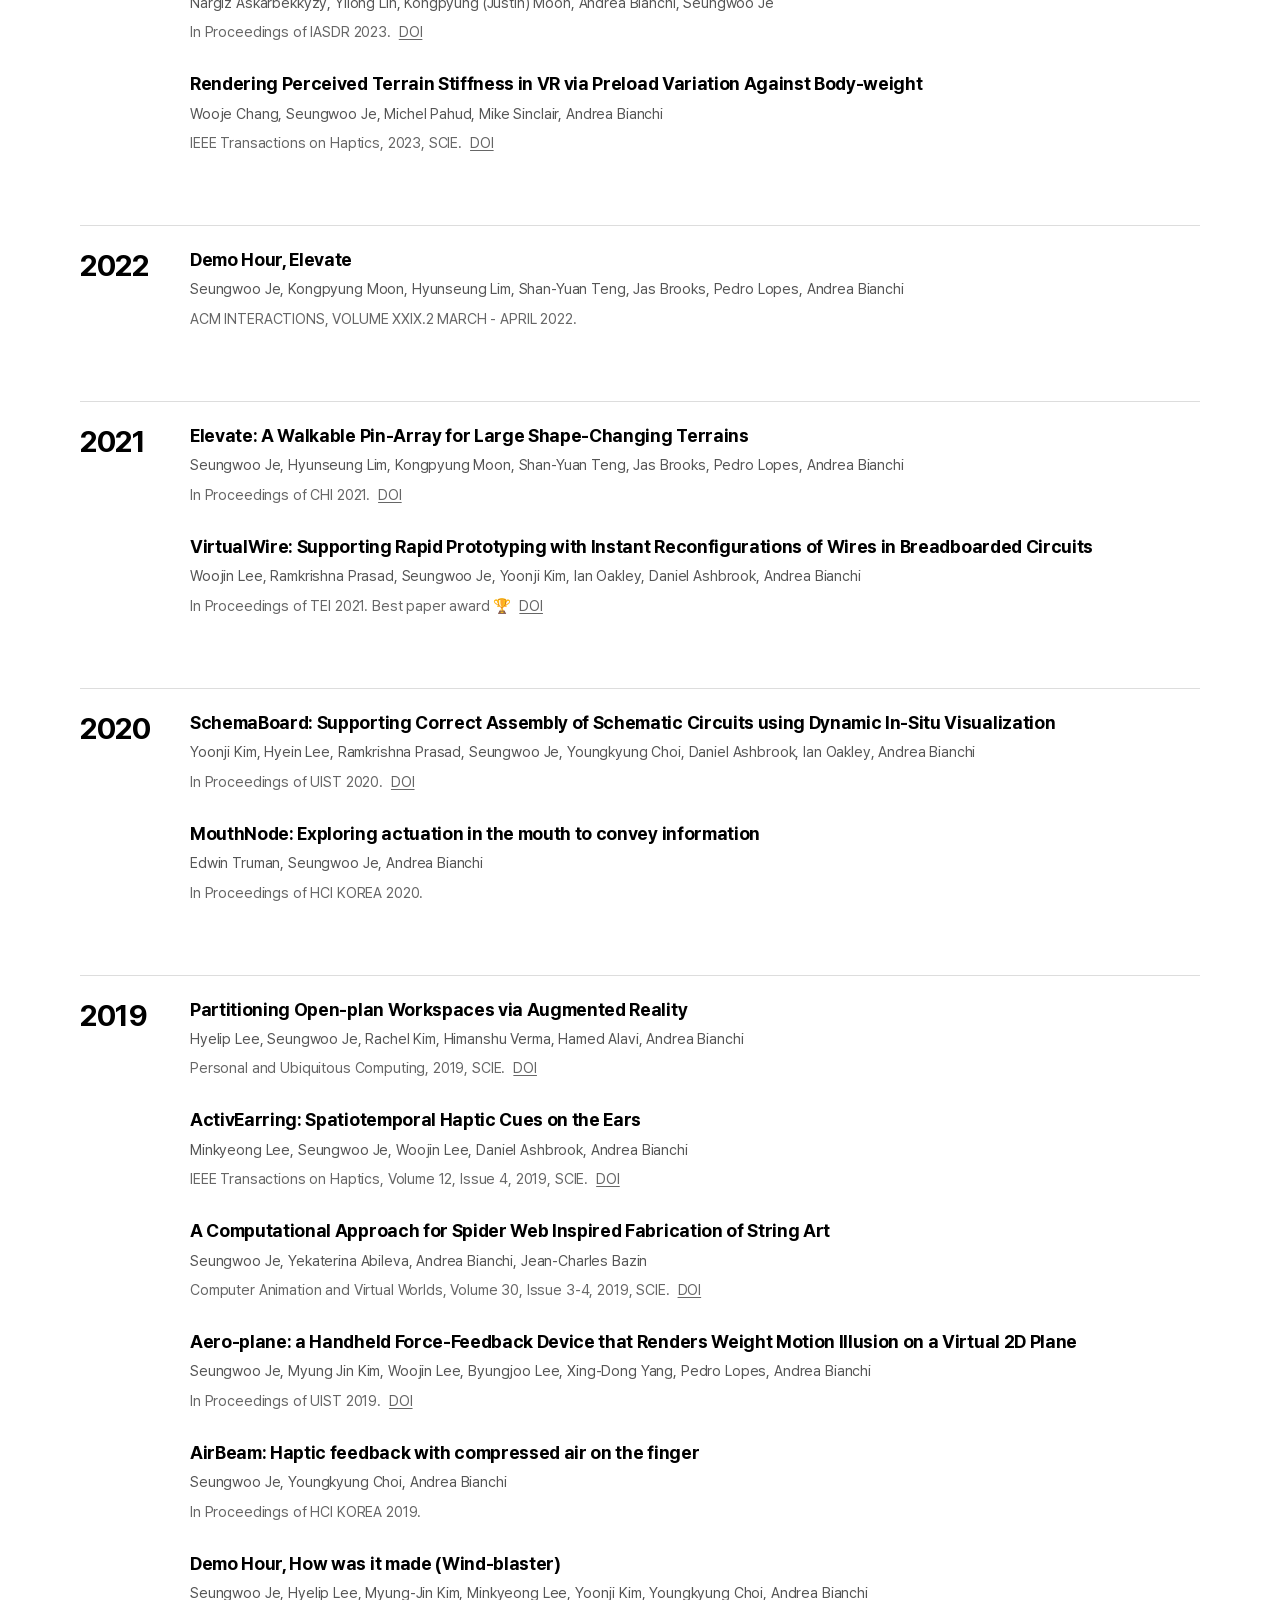
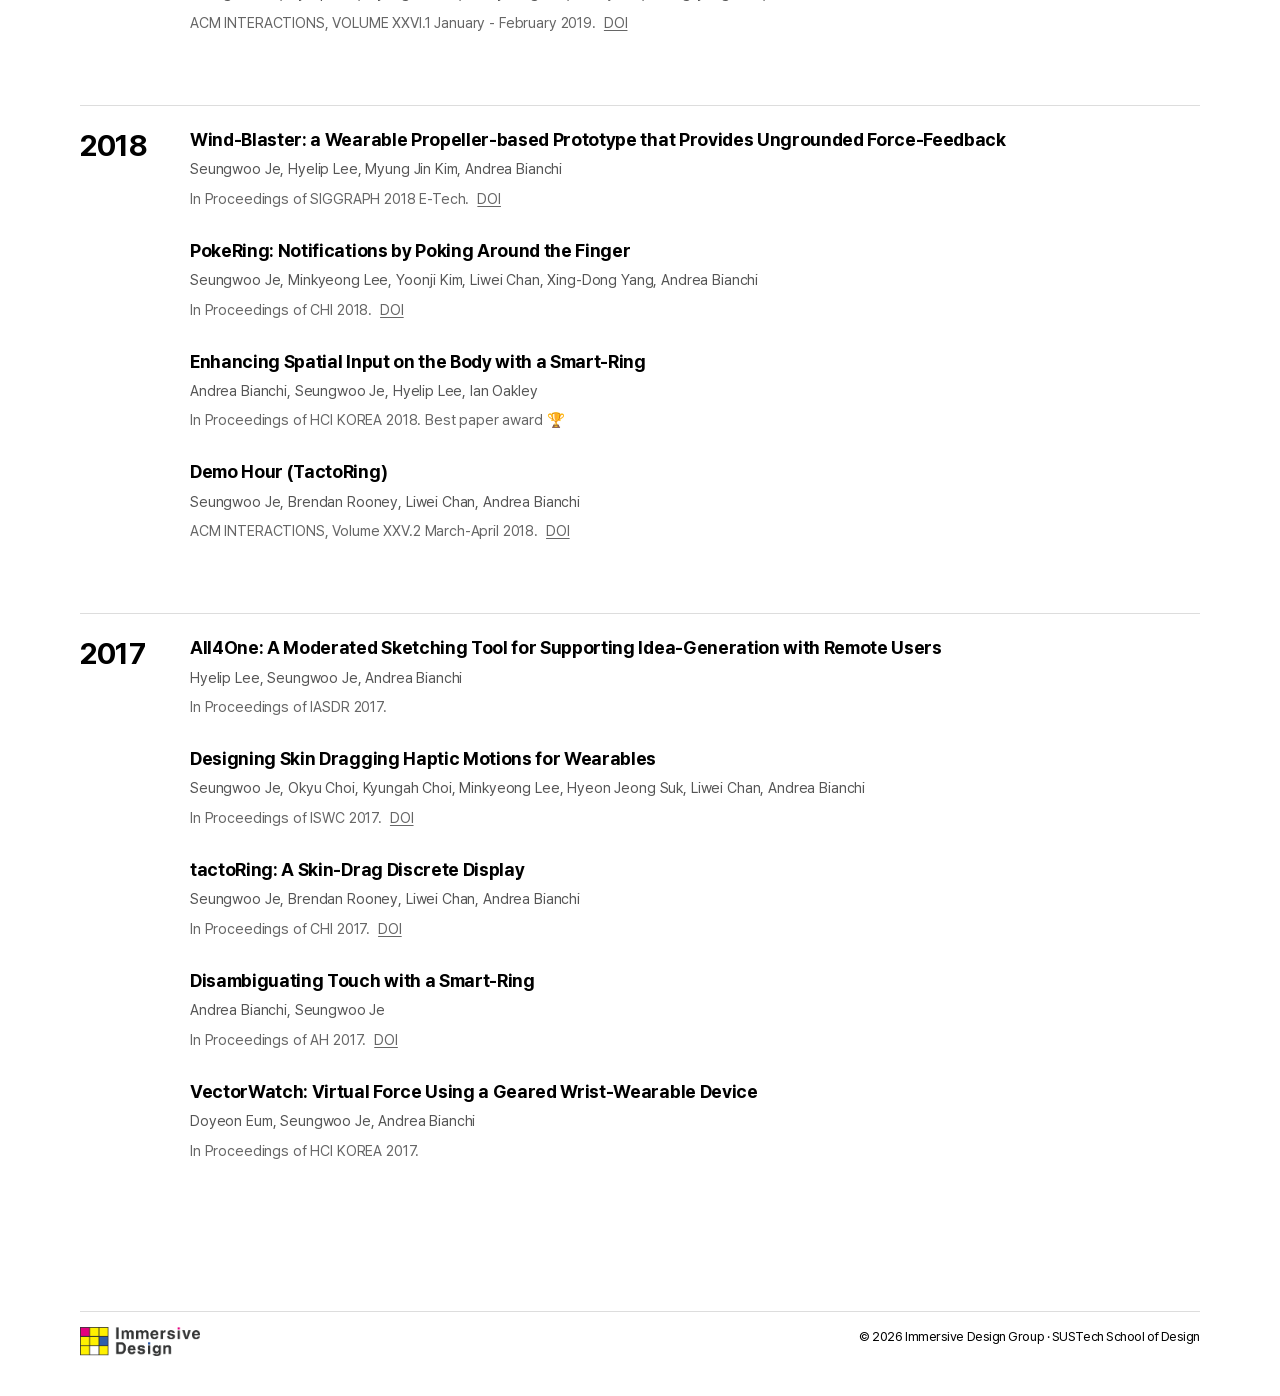
<file: publications.html>
<!doctype html><html lang="en"><head><meta charset="UTF-8"><meta name="viewport" content="width=device-width,initial-scale=1">
  <link rel="icon" type="image/png" href="assets/favicon.png"><title>Publications — Immersive Design Group</title><link rel="stylesheet" href="wonder.css"><link rel="stylesheet" href="migration.css"><link rel="stylesheet" href="header-motion.css"><link rel="stylesheet" href="typography.css"><link rel="stylesheet" href="font-base.css"><link rel="stylesheet" href="publication-type.css"><link rel="stylesheet" href="rhythm.css"><link rel="stylesheet" href="nav-active.css"><link rel="stylesheet" href="longform.css"><link rel="stylesheet" href="doi-links.css"></head><body><header class="w-header"><a href="index.html"><img src="assets/idg-logo.png" alt="Immersive Design Group"></a><nav><a href="index.html">Home</a><i>·</i><a href="publications.html">Publications</a><i>·</i><a href="people.html">People</a><i>·</i><a href="showcase.html">Showcase</a><i>·</i><a href="news.html">News</a><i>·</i><a href="join.html">Join</a><i>·</i><a href="contact.html">Contact</a></nav></header><main class="w-main"><header class="list-head"><h1>Publications</h1></header><section class="year-group"><h2>2026</h2><div><article class="paper"><h3>EchoYourMove: Exploring Audio Feedback in Virtual Avatar Co-embodiment</h3><p>Xuehan Huang, Han Shi, Weitao Jiang, Seungwoo Je</p><b>International Journal of Human-Computer Interaction (IJHCI) (Accepted).</b></article><article class="paper"><h3>Flat2Curve: Interacting with Curved Displays in Virtual Reality using a Flat Physical Pad</h3><p>Zhiming Zhang, Zezheng Guan, Han Shi, Weidong Zhang, Xuesong Zhang, Yuxin Ma, Seungwoo Je</p><b>Virtual Reality &amp; Intelligent Hardware (Accepted).</b></article><article class="paper"><h3>ExtenString: Enhancing String-Based Interaction with Virtual Screens through Remapping</h3><p>Han Shi, Hanzhong Luo, Xuesong Zhang, Qianyuan Zou, HyeonBeom Yi, Seungwoo Je</p><b>In Proceedings of UIST 2026.</b></article><article class="paper"><h3>MagicPen: Enabling Dynamic Physical Scaffolding through Haptic Feedback for 3D Content Creation in VR with a Variable-length Stylus</h3><p>Zhicheng Wang, Tianze Xie, Yilong Lin, Xuesong Zhang, Daniele Giunchi, Eyal Ofek, Seungwoo Je</p><b>In Proceedings of UIST 2026.</b></article><article class="paper"><h3>SwapSense: Reusable Vision-Based Contact Force Sensing Across Swappable Passive Haptic Modules</h3><p>Minha Jeon, Yeseo Park, Inhyuk Song, Yilong Lin, Seungwoo Je, Seungjae Oh</p><b>In Proceedings of UIST 2026.</b></article><article class="paper"><h3>GroundedReach: Enabling Body-grounded Haptic Experience in Virtual Reality with an Elbow Wearable Haptic Device</h3><p>Yilong Lin, Tianze Xie, Yuxin Ma, Daniele Giunchi, Mike J. Sinclair, Seungwoo Je, Eyal Ofek</p><b>IEEE Transactions on Visualization and Computer Graphics (IEEE ISMAR 2026), 2026, SCIE.</b></article><article class="paper"><h3>The Effect of Building Typology and Visual Complexity on Stress Levels through Amplitude Spectrum Analysis</h3><p>Mirna Zordan, Petrus Jacobus Hermanus Maree, Zixian Lei, Tianze Xie, Seungwoo Je</p><b>Building Research &amp; Information, 2026, SCIE</b></article><article class="paper"><h3>Hold the Line: Restoring Artistic Expression in VR for People with Parkinson’s</h3><p>Qianyuan Zou, Zhuang Chang, Zezheng Guan, Zirui Xiao, Huidong Bai, Mark Billinghurst, Xueliang Li, Seungwoo Je</p><b>International Journal of Human-Computer Studies, 2026, SCIE.</b></article><article class="paper"><h3>ZOMA: Integrating Gen-AI in Hybrid Crafts to Promote Cultural Heritage Transmission</h3><p>Baihui Chen, Yujie Li, Kezhuo Wang, Wanlin Zhang, Seungwoo Je, Xueliang Li</p><b>International Journal of Human-Computer Studies, 2026, SCIE.</b></article><article class="paper"><h3>SoundWeAR: Co-Designing AR Sound Cues to Support Outdoor Awareness for DHH Individuals</h3><p>Anna Surovkova*, Tianze Xie*, Xinan Yang, Seungwoo Je (*Co-first)</p><b>In Proceedings of CHI 2026.</b></article><article class="paper"><h3>TingleTouch: Touch Guidance through Electrical Stimulation in Resistance Training</h3><p>Dong-Uk Kim, Hye-Young Jo, Hankyung Kim, Ryo Suzuki, Seungwoo Je, Yoonji Kim</p><b>In Proceedings of CHI 2026.</b></article><article class="paper"><h3>Beyond Words: Measuring User Experience through Speech Analysis in Voice User Interfaces</h3><p>Yong Ma, Xuesong Zhang, Xuedong Zhang, Natalia Bartłomiejczyk, Seungwoo Je, Adrian Holzer, Morten Fjeld, Andreas Martin Butz</p><b>In Proceedings of CHI 2026.</b></article><article class="paper"><h3>ASafePlace: User-Led Personalization of VR Relaxation via an Art Therapy Activity</h3><p>Chuyang Zhang, Bin Yu, Yuchao Wang, Mansi Yuan, Wanqi Wang, Seungwoo Je, Pengcheng An</p><b>In Proceedings of CHI 2026.</b></article><article class="paper"><h3>GazeZoom: Exploration of Gaze-Assisted Multimodal Techniques for Panning and Zooming</h3><p>Yilong Lin, Mingyu Han, Weitao Jiang, Seungwoo Je, Ian Oakley</p><b>In Proceedings of CHI 2026.</b></article><article class="paper"><h3>&quot;Similar-Self&quot; vs. &quot;Alt-Self&quot;: How Avatar Customization Impacts Trust Formation in Social VR and Its Transfer to Face-to-Face between Unacquainted Individuals</h3><p>Sirui Wang*, Weitao Jiang*, Xuesong Zhang, Guo Freeman, Seungwoo Je (*Co-first)</p><b>In Proceedings of CHI 2026.</b></article><article class="paper"><h3>Augmented Body Parts: Bridging VR Embodiment and Wearable Robotics</h3><p>HyeonBeom Yi, Myung Jin (MJ) Kim, Seungwoo Je, Seungjae Oh, Shuto Takashita, Hongyu Zhou, Marie Muehlhaus, Eyal Ofek, Andrea Bianchi</p><b>In Proceedings of CHI 2026 Workshops.</b></article></div></section><section class="year-group"><h2>2025</h2><div><article class="paper"><h3>&quot;Do we need opaque walls?&quot;: Exploring Collaboration Space Design Using Transparency Attributes on the Room Walls in Virtual Reality</h3><p>Tianze Xie, Yuxin Ma, Joongi Shin, Pengcheng An, Seungwoo Je</p><b>International Journal of Human-Computer Interaction, SCIE.</b></article><article class="paper"><h3>Next Labs: What Could an Ideal Design Research Lab Be?</h3><p>Tek-Jin Nam, Clement Zheng, Seungwoo Je, Amy Winters, Hyeong-Jeong Suk, Chang Hee Lee</p><b>In Proceedings of IASDR 2025 Panels.</b></article><article class="paper"><h3>PinCity: Multiplayer AR system with Shape-Changing Displays for Dynamic Urban Design</h3><p>Tianze Xie, Hanzhong Luo, Zhicheng Wang, Zezheng Guan, Seungwoo Je</p><b>In Proceedings of SIGGRAPH Asia 2025 E-Tech.</b></article><article class="paper"><h3>Designing Hand and Forearm Gestures to Control Virtual Forearm for User-Initiated Forearm Deformation</h3><p>Yilong Lin, Han Shi, Weitao Jiang, Xuesong Zhang, Hye-Young Jo, Yoonji Kim, Seungwoo Je</p><b>IEEE Transactions on Visualization and Computer Graphics (IEEE ISMAR 2025), 2025, SCIE.</b></article><article class="paper"><h3>HaptiCeiling: An Encountered-Type Overhead Haptic Interface in Virtual Reality</h3><p>Kaihan Wang, Han Shi, Junyu Chen, Xuesong Zhang, Seungwoo Je</p><b>In Proceedings of ISMAR 2025.</b></article><article class="paper"><h3>Hearing Material: Using Auditory Feedback to Induce Illusions of Material Perception in Virtual Reality</h3><p>Bocheng Zhong, Seungwoo Je, Marcel Zaes Sagesser</p><b>In Proceedings of IEEE ISMAR 2025 Poster.</b></article><article class="paper"><h3>Extendlibur: Dynamic Haptic Retargeting for Length-Mismatched Proxies in Co-Located VR</h3><p>Junyu Chen, Qianyuan Zou, Yingjie Chang, Seungjae Oh, Seungwoo Je</p><b>In Proceedings of UIST 2025.</b></article><article class="paper"><h3>HapticWings: Enhancing the Experience of Extra Wing Motions in Virtual Reality through Dynamic 2D Weight Shifting</h3><p>Yingjie Chang, Junyu Chen, Yilong Lin, Xuesong Zhang, Seungwoo Je</p><b>In Proceedings of DIS 2025. Best paper award</b></article><article class="paper"><h3>ReachPad: Interacting with Multiple Virtual Screens using a Single Physical Pad through Haptic Retargeting</h3><p>Han Shi, Hanzhong Luo, HyeonBeom Yi, Seungwoo Je</p><b>In Proceedings of CHI 2025.</b></article><article class="paper"><h3>DobbyEar: Inducing Body Illusion of Ear Deformation with Haptic Retargeting</h3><p>Han Shi, Seungwoo Je</p><b>In Proceedings of CHI 2025.</b></article><article class="paper"><h3>VRCaptions: Design Captions for DHH Users in Multiplayer Communication in VR</h3><p>Tianze Xie*, Xuesong Zhang*, Feiyu Huang, Di Liu, Pengcheng An, Seungwoo Je (*Co-first)</p><b>In Proceedings of CHI 2025.</b></article><article class="paper"><h3>Fire-Works: An Interactive System Based on Breathing Patterns to Support Social Interactions Among the Oldest Old Living in Long-Term Care Facilities</h3><p>Xi Zhang, Jiakun Pei, Chuisong Chen, Seungwoo Je, Mirna Zordan</p><b>In Proceedings of CHI 2025 Late Breaking Work.</b></article><article class="paper"><h3>Auditory Materiality: Exploring Auditory Effects on Material Perception in Virtual Reality</h3><p>Bocheng Zhong, Seungwoo Je, Marcel Zaes Sagesser</p><b>In Proceedings of IEEE VR 2025 Abstracts and Workshops (VRW).</b></article></div></section><section class="year-group"><h2>2024</h2><div><article class="paper"><h3>HaPet: A desktop-level hemispherical encountered-type haptic display providing visuo-haptic feedback in virtual reality</h3><p>Zezheng Guan, Junyu Chen, Xuesong Zhang, Seungwoo Je</p><b>In Proceedings of Chinese CHI 2024.</b></article><article class="paper"><h3>ThermoShift: Enhancing VR Immersion with Thermal Motion Simulation</h3><p>Ke Ding, Ruxiao Chen, Zezheng Guan, Seungwoo Je</p><b>In Proceedings of Chinese CHI 2024.</b></article><article class="paper"><h3>VibroArm: Enhancing the Sensation of Forearm Deformation in Virtual Reality Using Vibrotactile Funneling Illusion</h3><p>Yilong Lin, Tianze Xie, Yingjie Chang, Hu Luo, Dangxiao Wang, Seungwoo Je</p><b>In Proceedings of ISMAR 2024.</b></article><article class="paper"><h3>ArmDeformation: Inducing the Sensation of Arm Deformation in Virtual Reality Using Skin-Stretching</h3><p>Yilong Lin, Peng Zhang, Eyal Ofek, Seungwoo Je</p><b>In Proceedings of CHI 2024.</b></article><article class="paper"><h3>AirPush: A Pneumatic Wearable Haptic Device Providing Multi-Dimensional Force Feedback on a Fingertip</h3><p>Yuxin Ma, Tianze Xie, Peng Zhang, Hwan Kim, Seungwoo Je</p><b>In Proceedings of CHI 2024.</b></article><article class="paper"><h3>BlinkBoard: Guiding and monitoring circuit assembly for synchronous and remote physical computing education</h3><p>Andrea Bianchi, Kongpyung (Justin) Moon, Artem Dementyev, Seungwoo Je</p><b>HardwareX, 2024.</b></article><article class="paper"><h3>Brain-load, Stress Levels, and Visual Complexity: Digital tools for the detection of intangible human-environment interactions</h3><p>Mirna Zordan, Seungwoo Je</p><b>ACM XRDS: Crossroads, Volume 30 Issue 3, 2024.</b></article></div></section><section class="year-group"><h2>2023</h2><div><article class="paper"><h3>Designing visuo-haptic illusions for Virtual Reality applications using floor-based shape-changing displays</h3><p>Nargiz Askarbekkyzy, Yilong Lin, Kongpyung (Justin) Moon, Andrea Bianchi, Seungwoo Je</p><b>In Proceedings of IASDR 2023.</b></article><article class="paper"><h3>Rendering Perceived Terrain Stiffness in VR via Preload Variation Against Body-weight</h3><p>Wooje Chang, Seungwoo Je, Michel Pahud, Mike Sinclair, Andrea Bianchi</p><b>IEEE Transactions on Haptics, 2023, SCIE.</b></article></div></section><section class="year-group"><h2>2022</h2><div><article class="paper"><h3>Demo Hour, Elevate</h3><p>Seungwoo Je, Kongpyung Moon, Hyunseung Lim, Shan-Yuan Teng, Jas Brooks, Pedro Lopes, Andrea Bianchi</p><b>ACM INTERACTIONS, VOLUME XXIX.2 MARCH - APRIL 2022.</b></article></div></section><section class="year-group"><h2>2021</h2><div><article class="paper"><h3>Elevate: A Walkable Pin-Array for Large Shape-Changing Terrains</h3><p>Seungwoo Je, Hyunseung Lim, Kongpyung Moon, Shan-Yuan Teng, Jas Brooks, Pedro Lopes, Andrea Bianchi</p><b>In Proceedings of CHI 2021.</b></article><article class="paper"><h3>VirtualWire: Supporting Rapid Prototyping with Instant Reconfigurations of Wires in Breadboarded Circuits</h3><p>Woojin Lee, Ramkrishna Prasad, Seungwoo Je, Yoonji Kim, Ian Oakley, Daniel Ashbrook, Andrea Bianchi</p><b>In Proceedings of TEI 2021. Best paper award</b></article></div></section><section class="year-group"><h2>2020</h2><div><article class="paper"><h3>SchemaBoard: Supporting Correct Assembly of Schematic Circuits using Dynamic In-Situ Visualization</h3><p>Yoonji Kim, Hyein Lee, Ramkrishna Prasad, Seungwoo Je, Youngkyung Choi, Daniel Ashbrook, Ian Oakley, Andrea Bianchi</p><b>In Proceedings of UIST 2020.</b></article><article class="paper"><h3>MouthNode: Exploring actuation in the mouth to convey information</h3><p>Edwin Truman, Seungwoo Je, Andrea Bianchi</p><b>In Proceedings of HCI KOREA 2020.</b></article></div></section><section class="year-group"><h2>2019</h2><div><article class="paper"><h3>Partitioning Open-plan Workspaces via Augmented Reality</h3><p>Hyelip Lee, Seungwoo Je, Rachel Kim, Himanshu Verma, Hamed Alavi, Andrea Bianchi</p><b>Personal and Ubiquitous Computing, 2019, SCIE.</b></article><article class="paper"><h3>ActivEarring: Spatiotemporal Haptic Cues on the Ears</h3><p>Minkyeong Lee, Seungwoo Je, Woojin Lee, Daniel Ashbrook, Andrea Bianchi</p><b>IEEE Transactions on Haptics, Volume 12, Issue 4, 2019, SCIE.</b></article><article class="paper"><h3>A Computational Approach for Spider Web Inspired Fabrication of String Art</h3><p>Seungwoo Je, Yekaterina Abileva, Andrea Bianchi, Jean-Charles Bazin</p><b>Computer Animation and Virtual Worlds, Volume 30, Issue 3-4, 2019, SCIE.</b></article><article class="paper"><h3>Aero-plane: a Handheld Force-Feedback Device that Renders Weight Motion Illusion on a Virtual 2D Plane</h3><p>Seungwoo Je, Myung Jin Kim, Woojin Lee, Byungjoo Lee, Xing-Dong Yang, Pedro Lopes, Andrea Bianchi</p><b>In Proceedings of UIST 2019.</b></article><article class="paper"><h3>AirBeam: Haptic feedback with compressed air on the finger</h3><p>Seungwoo Je, Youngkyung Choi, Andrea Bianchi</p><b>In Proceedings of HCI KOREA 2019.</b></article><article class="paper"><h3>Demo Hour, How was it made (Wind-blaster)</h3><p>Seungwoo Je, Hyelip Lee, Myung-Jin Kim, Minkyeong Lee, Yoonji Kim, Youngkyung Choi, Andrea Bianchi</p><b>ACM INTERACTIONS, VOLUME XXVI.1 January - February 2019.</b></article></div></section><section class="year-group"><h2>2018</h2><div><article class="paper"><h3>Wind-Blaster: a Wearable Propeller-based Prototype that Provides Ungrounded Force-Feedback</h3><p>Seungwoo Je, Hyelip Lee, Myung Jin Kim, Andrea Bianchi</p><b>In Proceedings of SIGGRAPH 2018 E-Tech.</b></article><article class="paper"><h3>PokeRing: Notifications by Poking Around the Finger</h3><p>Seungwoo Je, Minkyeong Lee, Yoonji Kim, Liwei Chan, Xing-Dong Yang, Andrea Bianchi</p><b>In Proceedings of CHI 2018.</b></article><article class="paper"><h3>Enhancing Spatial Input on the Body with a Smart-Ring</h3><p>Andrea Bianchi, Seungwoo Je, Hyelip Lee, Ian Oakley</p><b>In Proceedings of HCI KOREA 2018. Best paper award</b></article><article class="paper"><h3>Demo Hour (TactoRing)</h3><p>Seungwoo Je, Brendan Rooney, Liwei Chan, Andrea Bianchi</p><b>ACM INTERACTIONS, Volume XXV.2 March-April 2018.</b></article></div></section><section class="year-group"><h2>2017</h2><div><article class="paper"><h3>All4One: A Moderated Sketching Tool for Supporting Idea-Generation with Remote Users</h3><p>Hyelip Lee, Seungwoo Je, Andrea Bianchi</p><b>In Proceedings of IASDR 2017.</b></article><article class="paper"><h3>Designing Skin Dragging Haptic Motions for Wearables</h3><p>Seungwoo Je, Okyu Choi, Kyungah Choi, Minkyeong Lee, Hyeon Jeong Suk, Liwei Chan, Andrea Bianchi</p><b>In Proceedings of ISWC 2017.</b></article><article class="paper"><h3>tactoRing: A Skin-Drag Discrete Display</h3><p>Seungwoo Je, Brendan Rooney, Liwei Chan, Andrea Bianchi</p><b>In Proceedings of CHI 2017.</b></article><article class="paper"><h3>Disambiguating Touch with a Smart-Ring</h3><p>Andrea Bianchi, Seungwoo Je</p><b>In Proceedings of AH 2017.</b></article><article class="paper"><h3>VectorWatch: Virtual Force Using a Geared Wrist-Wearable Device</h3><p>Doyeon Eum, Seungwoo Je, Andrea Bianchi</p><b>In Proceedings of HCI KOREA 2017.</b></article></div></section></main><footer class="w-footer"><img src="assets/idg-logo.png" alt=""><p>© 2026 Immersive Design Group · SUSTech School of Design</p></footer><script src="header.js"></script><script src="doi-links.js"></script></body></html>
</file>
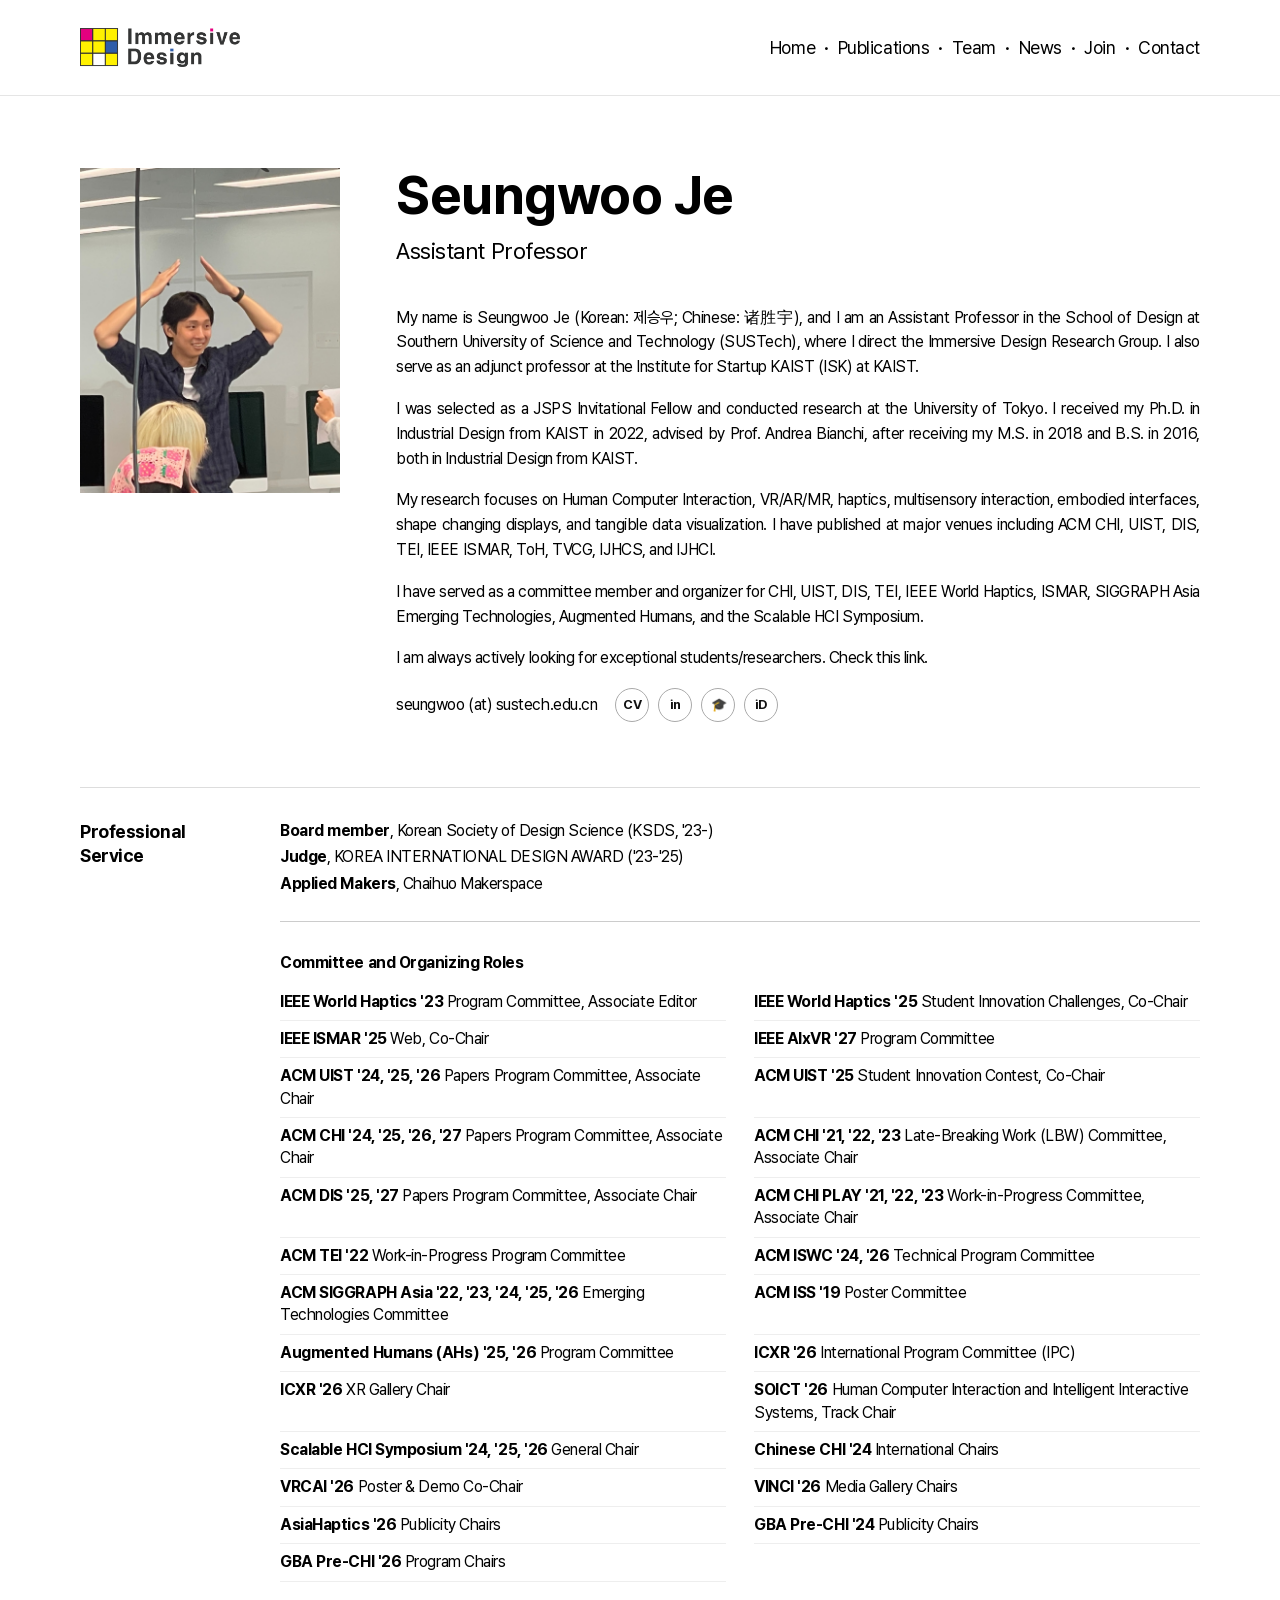
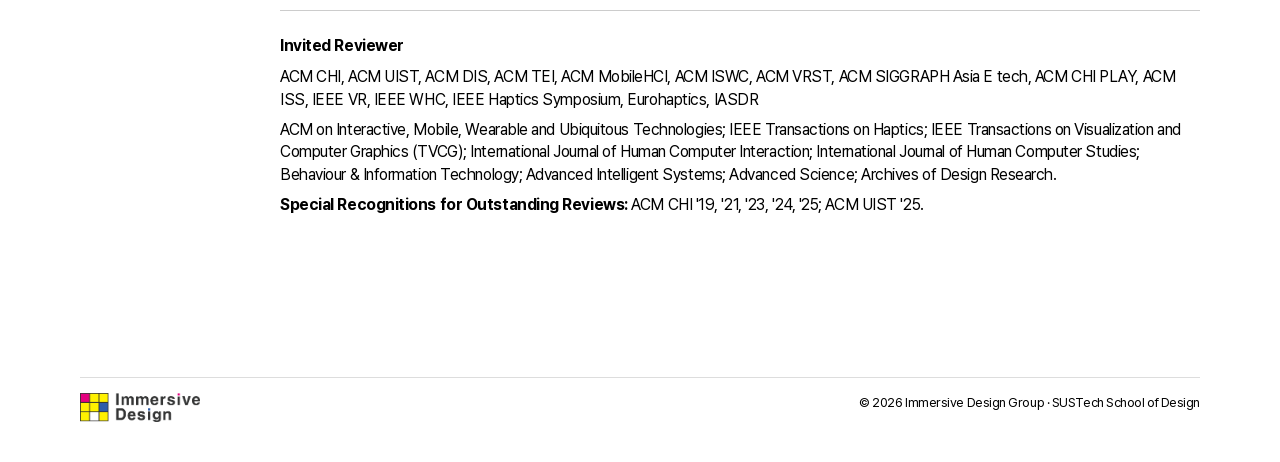
<file: seungwoo.html>
<!doctype html><html lang="en"><head><meta charset="UTF-8"><meta name="viewport" content="width=device-width,initial-scale=1">
  <link rel="icon" type="image/png" href="assets/favicon.png"><title>Seungwoo Je — Immersive Design Group</title><link rel="stylesheet" href="wonder.css"><link rel="stylesheet" href="text-page.css"><link rel="stylesheet" href="header-motion.css"><link rel="stylesheet" href="typography.css"><link rel="stylesheet" href="font-base.css"><link rel="stylesheet" href="rhythm.css"><link rel="stylesheet" href="nav-active.css"><link rel="stylesheet" href="longform.css"></head><body><header class="w-header"><a href="index.html"><img src="assets/idg-logo.png" alt="Immersive Design Group"></a><nav><a href="index.html">Home</a><i>·</i><a href="publications.html">Publications</a><i>·</i><a href="people.html">Team</a><i>·</i><a href="showcase.html">Showcase</a><i>·</i><a href="news.html">News</a><i>·</i><a href="join.html">Join</a><i>·</i><a href="contact.html">Contact</a></nav></header><main class="w-main"><article class="profile-page"><section class="profile-overview"><img src="assets/members/seungwoo.jpg" alt="Seungwoo Je"><div class="profile-copy"><h1>Seungwoo Je</h1><p class="profile-role">Assistant Professor</p><p>My name is Seungwoo Je (Korean: 제승우; Chinese: 诸胜宇), and I am an Assistant Professor in the School of Design at Southern University of Science and Technology (SUSTech), where I direct the Immersive Design Research Group. I also serve as an adjunct professor at the Institute for Startup KAIST (ISK) at KAIST.</p><p>I was selected as a JSPS Invitational Fellow and conducted research at the University of Tokyo. I received my Ph.D. in Industrial Design from KAIST in 2022, advised by Prof. Andrea Bianchi, after receiving my M.S. in 2018 and B.S. in 2016, both in Industrial Design from KAIST.</p><p>My research focuses on Human Computer Interaction, VR/AR/MR, haptics, multisensory interaction, embodied interfaces, shape changing displays, and tangible data visualization. I have published at major venues including ACM CHI, UIST, DIS, IEEE ISMAR, TEI, IEEE ToH, TVCG, IJHCS, and IJHCI.</p><p>I have served as a committee member and organizer for CHI, UIST, DIS, TEI, IEEE World Haptics, ISMAR, SIGGRAPH Asia Emerging Technologies, Augmented Humans, and the Scalable HCI Symposium.</p><p>I am always actively looking for exceptional students/researchers. Check this <a href="join.html">link</a>.</p><p class="profile-email">seungwoo (at) sustech.edu.cn</p><nav class="profile-links" aria-label="Professional profiles"><a href="https://app.notion.com/p/SEUNGWOO-JE-CV-3796902e317e804abe22e4155fdfb6b5?source=copy_link" target="_blank" rel="noopener" aria-label="Curriculum vitae"><span>CV</span></a><a href="https://www.linkedin.com/in/seungwooje/" target="_blank" rel="noopener" aria-label="LinkedIn"><span>in</span></a><a href="https://scholar.google.com/citations?hl=en&amp;user=yecBkvAAAAAJ" target="_blank" rel="noopener" aria-label="Google Scholar"><span>🎓</span></a><a href="https://orcid.org/0000-0002-3968-7298" target="_blank" rel="noopener" aria-label="ORCID"><span>iD</span></a></nav></div></section><section class="profile-section service-section"><h2>Professional Service</h2><div class="service-content"><div class="service-affiliations"><p><strong>Board member</strong>, Korean Society of Design Science (KSDS, '23-)</p><p><strong>Judge</strong>, KOREA INTERNATIONAL DESIGN AWARD ('23-'25)</p><p><strong>Applied Makers</strong>, Chaihuo Makerspace</p></div><h3>Committee and Organizing Roles</h3><div class="service-list"><p><strong>IEEE World Haptics '23</strong> Program Committee, Associate Editor</p><p><strong>IEEE World Haptics '25</strong> Student Innovation Challenges, Co-Chair</p><p><strong>IEEE ISMAR '25</strong> Web, Co-Chair</p><p><strong>IEEE AIxVR '27</strong> Program Committee</p><p><strong>ACM UIST '24, '25, '26</strong> Papers Program Committee, Associate Chair</p><p><strong>ACM UIST '25</strong> Student Innovation Contest, Co-Chair</p><p><strong>ACM CHI '24, '25, '26, '27</strong> Papers Program Committee, Associate Chair</p><p><strong>ACM CHI '21, '22, '23</strong> Late-Breaking Work (LBW) Committee, Associate Chair</p><p><strong>ACM DIS '25, '27</strong> Papers Program Committee, Associate Chair</p><p><strong>ACM CHI PLAY '21, '22, '23</strong> Work-in-Progress Committee, Associate Chair</p><p><strong>ACM TEI '22</strong> Work-in-Progress Program Committee</p><p><strong>ACM ISWC '24, '26</strong> Technical Program Committee</p><p><strong>ACM SIGGRAPH Asia '22, '23, '24, '25, '26</strong> Emerging Technologies Committee</p><p><strong>ACM ISS '19</strong> Poster Committee</p><p><strong>Augmented Humans (AHs) '25, '26</strong> Program Committee</p><p><strong>ICXR '26</strong> International Program Committee (IPC)</p><p><strong>ICXR '26</strong> XR Gallery Chair</p><p><strong>SOICT '26</strong> Human Computer Interaction and Intelligent Interactive Systems, Track Chair</p><p><strong>Scalable HCI Symposium '24, '25, '26</strong> General Chair</p><p><strong>Chinese CHI '24</strong> International Chairs</p><p><strong>VRCAI '26</strong> Poster &amp; Demo Co-Chair</p><p><strong>VINCI '26</strong> Media Gallery Chairs</p><p><strong>AsiaHaptics '26</strong> Publicity Chairs</p><p><strong>GBA Pre-CHI '24</strong> Publicity Chairs</p><p><strong>GBA Pre-CHI '26</strong> Program Chairs</p></div><div class="reviewer-block"><h3>Invited Reviewer</h3><p>ACM CHI, ACM UIST, ACM DIS, ACM TEI, ACM MobileHCI, ACM ISWC, ACM VRST, ACM SIGGRAPH Asia E tech, ACM CHI PLAY, ACM ISS, IEEE VR, IEEE WHC, IEEE Haptics Symposium, Eurohaptics, IASDR</p><p>ACM on Interactive, Mobile, Wearable and Ubiquitous Technologies; IEEE Transactions on Haptics; IEEE Transactions on Visualization and Computer Graphics (TVCG); International Journal of Human Computer Interaction; International Journal of Human Computer Studies; Behaviour &amp; Information Technology; Advanced Intelligent Systems; Advanced Science; Archives of Design Research.</p><p><strong>Special Recognitions for Outstanding Reviews:</strong> ACM CHI '19, '21, '23, '24, '25; ACM UIST '25.</p></div></div></section></article></main><footer class="w-footer"><img src="assets/idg-logo.png" alt=""><p>© 2026 Immersive Design Group · SUSTech School of Design</p></footer><script src="header.js"></script></body></html>
</file>
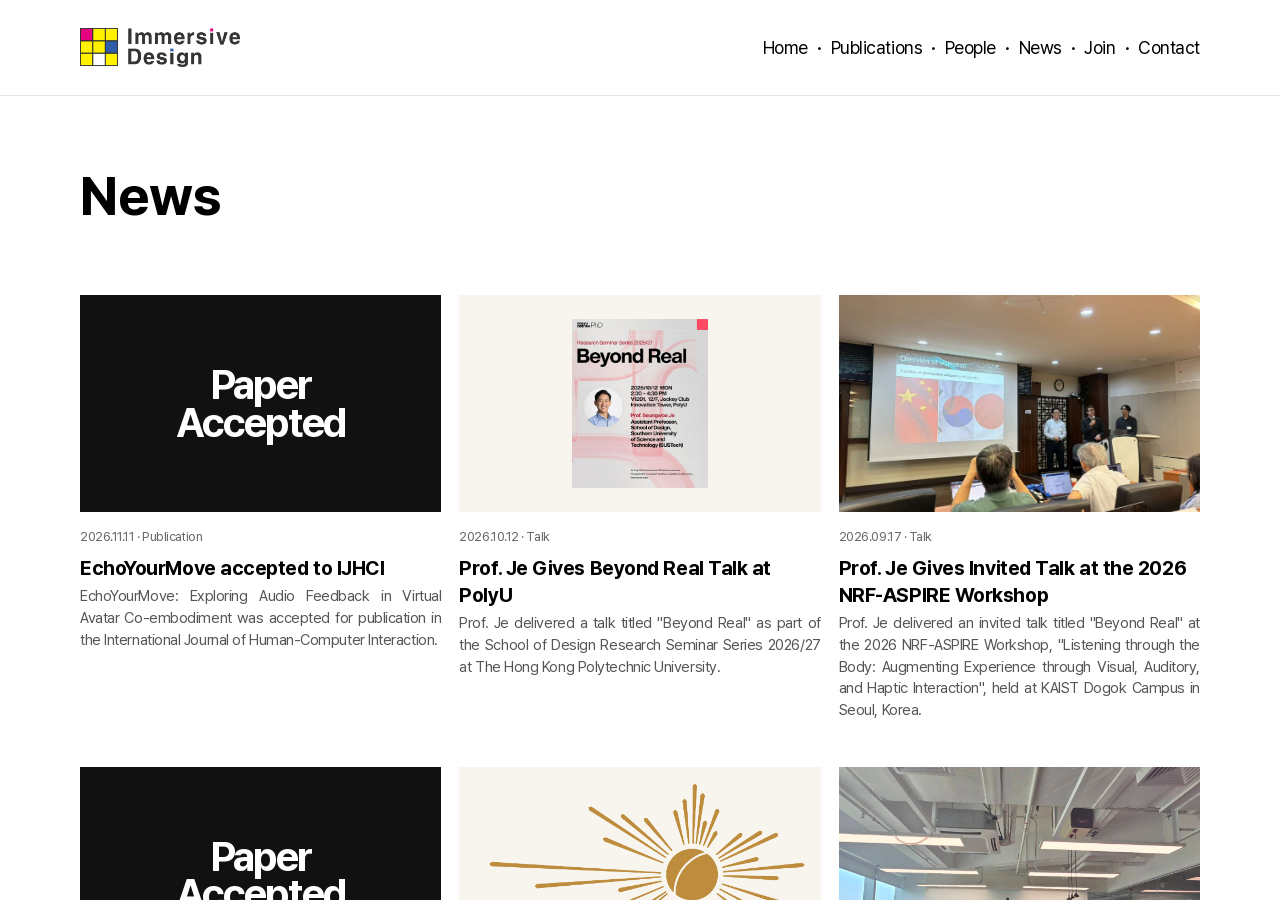
<file: showcase.html>
<!doctype html>
<html lang="en">
<head>
  <meta charset="UTF-8">
  <meta name="viewport" content="width=device-width,initial-scale=1">
  <meta http-equiv="refresh" content="0; url=news.html">
  <title>News — Immersive Design Group</title>
  <link rel="canonical" href="news.html">
</head>
<body>
  <p><a href="news.html">Continue to News</a></p>
</body>
</html>
</file>
<file: wonder.css>
:root{--site-width:1120px;--home-width:1000px;--page-pad:40px;--section-gap:58px;--rule:#ddd;--accent:#555;--image-ratio:5/3}*{box-sizing:border-box}body{margin:0;background:#fff;color:#000;font-family:Arial,Helvetica,sans-serif;letter-spacing:-.025em}a{color:inherit}.w-header,.w-main,.w-footer{width:min(1120px,calc(100% - 80px));margin-left:auto;margin-right:auto}.w-header{padding-top:72px;margin-bottom:88px;display:flex;align-items:center;justify-content:space-between}.w-header>a img{display:block;width:clamp(180px,23vw,300px);height:auto}.w-header nav{display:flex;align-items:center;flex-wrap:wrap;justify-content:flex-end}.w-header nav a{font-size:18px;text-decoration:none}.w-header nav a:hover,.w-section header a:hover{color:#555}.w-header nav i{font-style:normal;font-size:20px;margin:0 9px}.w-hero{text-align:center;max-width:920px;margin:0 auto 90px}.w-hero h1{font-size:54px;line-height:1.05;letter-spacing:-.055em;margin:0 auto 22px}.w-hero h1 em{font-style:normal;color:#555}.w-hero p{font-size:20px;line-height:1.55;max-width:850px;margin:0 auto}.w-hero>a{display:inline-block;margin-top:20px;color:#555;font-size:17px;text-decoration:none}.w-section{max-width:1000px;margin:58px auto 0;padding-top:14px;border-top:1px solid #ddd}.w-section header{display:flex;align-items:baseline;justify-content:space-between;margin-bottom:28px}.w-section header h2{font-size:30px;margin:0;letter-spacing:-.045em}.w-section header a{color:#555;text-decoration:none;font-size:17px}.w-grid{display:grid;grid-template-columns:repeat(4,1fr);gap:16px}.w-grid article h3{text-align:center;font-size:17px;margin:8px 0}.w-image{aspect-ratio:5/3;display:grid;place-items:center;font-size:24px;font-weight:bold;background:#eee;overflow:hidden}.ar{background:#dce5fa}.wings{background:#ffeb00}.city{background:#ffeb00}.body{background:#dce5f5}.w-pubs{display:flex;flex-direction:column;gap:19px}.w-pubs h3{font-size:18px;line-height:1.4;margin:0}.w-pubs p{font-size:17px;color:#555;margin:4px 0}.w-pubs b{font-size:17px;color:#555;font-weight:400}.w-news a{display:grid;grid-template-columns:100px 1fr;gap:18px;text-decoration:none;padding-bottom:14px;font-size:17px;line-height:1.4}.w-news time{color:#666}.w-news a:hover span{color:#555}.w-footer{margin-top:120px;margin-bottom:40px;padding-top:15px;border-top:1px solid #ddd;display:flex;justify-content:space-between;align-items:flex-start}.w-footer img{width:clamp(90px,10vw,120px);height:auto}.w-footer p{font-size:14px;margin:0}.contact-head{max-width:800px;margin-bottom:80px}.contact-head h1{font-size:54px;margin:0 0 24px}.contact-head p{font-size:24px;line-height:1.4}.contact-grid{border-top:1px solid #ddd}.contact-grid article{display:grid;grid-template-columns:150px 1.2fr 1fr;gap:30px;padding:32px 0;border-bottom:1px solid #ddd;align-items:start}.contact-grid small{font-size:12px;color:#666}.contact-grid h2{font-size:23px;margin:0}.contact-grid p{font-size:16px;line-height:1.5;margin:0}.contact-grid article>a{grid-column:2;font-size:15px;color:#555}@media(max-width:900px){.w-header,.w-main,.w-footer{width:calc(100% - 44px)}.w-header{padding-top:35px;margin-bottom:55px;flex-direction:column;gap:24px}.w-header>a img{width:clamp(190px,55vw,260px)}.w-header nav{justify-content:center}.w-header nav a{font-size:16px}.w-grid{grid-template-columns:1fr 1fr}.contact-grid article{grid-template-columns:1fr}.contact-grid article>a{grid-column:1}}@media(max-width:560px){.w-hero h1{font-size:38px}.w-hero p{font-size:18px}.w-grid{grid-template-columns:1fr}.w-section header{align-items:flex-start;flex-direction:column;gap:8px}.w-news a{grid-template-columns:1fr;gap:4px}.w-footer{flex-direction:column;gap:18px}.w-footer p{line-height:1.4}}
a{color:inherit}.w-header nav a:hover,.w-news a:hover span{color:#3965b0}.w-section header a,.w-hero>a,.contact-grid article>a{color:#3965b0}.w-hero h1 em,.w-pubs b{color:#111}.ar,.body{background:#eee}.research-intro>p{max-width:900px;font-size:19px;line-height:1.55;margin:0 0 18px}.research-intro .research-statement{font-size:25px;line-height:1.35;margin-bottom:22px}
</file>
<file: header-motion.css>
.w-header {
  position: sticky;
  top: 0;
  z-index: 1000;
  width: 100%;
  min-height: 96px;
  margin-bottom: 72px;
  padding: 22px max(40px, calc((100vw - 1120px) / 2));
  background: rgba(255, 255, 255, 0.96);
  border-bottom: 1px solid #e5e5e5;
  backdrop-filter: blur(12px);
  -webkit-backdrop-filter: blur(12px);
}

.w-header > a {
  display: flex;
  align-items: center;
  flex: 0 0 auto;
}

.w-header > a img,
.w-header.is-scrolled > a img {
  display: block;
  width: 160px;
  height: auto;
  transition: none;
}

.mobile-menu-button {
  display: none;
}

@media (max-width: 900px) {
  .w-header {
    display: grid;
    grid-template-columns: 1fr auto;
    align-items: center;
    gap: 0;
    min-height: 80px;
    margin-bottom: 44px;
    padding: 16px 22px;
  }

  .w-header > a {
    justify-self: start;
  }

  .w-header > a img,
  .w-header.is-scrolled > a img {
    width: 150px;
  }

  .mobile-menu-button {
    display: block;
    width: 40px;
    height: 40px;
    padding: 8px;
    border: 0;
    background: transparent;
    cursor: pointer;
  }

  .mobile-menu-button span {
    display: block;
    width: 24px;
    height: 1.5px;
    margin: 5px 0;
    background: #111;
    transition: transform .2s, opacity .2s;
  }

  .mobile-menu-button.is-open span:nth-child(1) {
    transform: translateY(6.5px) rotate(45deg);
  }

  .mobile-menu-button.is-open span:nth-child(2) {
    opacity: 0;
  }

  .mobile-menu-button.is-open span:nth-child(3) {
    transform: translateY(-6.5px) rotate(-45deg);
  }

  .w-header nav {
    display: none;
    grid-column: 1 / -1;
    width: 100%;
    padding: 20px 0 6px;
    margin-top: 14px;
    justify-content: flex-start;
    border-top: 1px solid #ddd;
  }

  .w-header nav.is-open {
    display: flex;
  }

  .w-header nav i {
    margin: 0 7px;
  }
}

@media (prefers-reduced-motion: reduce) {
  .mobile-menu-button span {
    transition: none;
  }
}
</file>
<file: intro.css>
.intro-hero{max-width:1000px;margin-bottom:72px;text-align:left}.intro-hero h1{margin:0 0 26px;font-size:clamp(46px,6vw,70px);font-weight:700;letter-spacing:-.055em}.intro-hero>p{max-width:850px;margin:0;font-size:21px;line-height:1.5;color:#222}.intro-hero a{color:#3965b0;text-decoration:none}.intro-hero a:hover{text-decoration:underline}.research-intro{padding-top:16px}.research-intro>p{max-width:880px;font-size:18px;line-height:1.55;margin:0 0 16px;color:#333}.research-intro .research-statement{font-size:27px;line-height:1.3;margin-bottom:18px;color:#000}.recruitment{display:grid;grid-template-columns:170px 1fr;gap:32px;max-width:1000px;margin-top:64px!important;padding:32px 0 8px!important;border-top:2px solid #111}.recruitment-label{margin:3px 0 0!important;font-size:13px!important;font-weight:700;text-transform:uppercase;letter-spacing:.06em}.recruitment-content{max-width:680px}.recruitment-content h2{font-size:30px;line-height:1.2;margin:0 0 14px}.recruitment-content>p{font-size:17px;line-height:1.5;margin:0 0 18px}.recruitment-actions{display:flex;flex-wrap:wrap;gap:10px;margin:22px 0 18px}.recruitment-actions a{display:inline-block;padding:10px 14px;border:1px solid #3965b0;color:#3965b0;text-decoration:none;font-size:15px}.recruitment-actions a:first-child{background:#3965b0;color:#fff}.recruitment-actions a:hover{background:#ffeb00;border-color:#ffeb00;color:#111}.friendly-note{font-size:14px!important;color:#666!important}@media(max-width:720px){.intro-hero{margin-bottom:56px}.intro-hero>p{font-size:18px}.research-intro .research-statement{font-size:23px}.recruitment{grid-template-columns:1fr;gap:14px}.recruitment-content h2{font-size:26px}}
</file>
<file: intro-width.css>
.intro-hero>p{width:100%;max-width:none}
</file>
<file: divider-consistency.css>
.w-main>.w-section,.w-main>.w-section.recruitment{border-top:1px solid #ccc!important}
</file>
<file: typography.css>
:root{--type-page:54px;--type-section:30px;--type-card:18px;--type-body:18px;--type-meta:15px;--type-small:13px;--leading-body:1.55}body{font-size:var(--type-body);line-height:var(--leading-body)}.w-header nav a,.nav nav a{font-size:18px;line-height:1.2}.w-hero h1,.list-head h1,.contact-head h1,.text-page h1,.page-hero h1{font-size:var(--type-page);line-height:1.05}.w-section header h2,.year-group>h2,.people-section>h2,.text-page h2,.group-label,.section-title h2,.pub-title h2{font-size:var(--type-section);line-height:1.15}.w-grid h3,.w-pubs h3,.paper h3,.person h3,.showcase-card h2,.news-cards h2,.pub-card h2{font-size:var(--type-card);line-height:1.4}.w-hero p,.research-intro>p,.text-page p,.contact-head p,.contact-grid p,.paper p,.person p,.showcase-card p,.news-cards p,.pub-card p{font-size:var(--type-body);line-height:var(--leading-body)}.w-pubs p,.w-pubs b,.paper b,.w-news a,.contact-grid h2{font-size:var(--type-body)}.label,.kicker,time,small,.venue,.authors,.showcase-card small,.news-cards small{font-size:var(--type-small)}.w-section header a,.doi-link,.text-contact a,.contact-grid article>a{font-size:var(--type-meta)}.w-footer p,footer p{font-size:var(--type-small)}.friendly-note{font-size:var(--type-body);color:#222}@media(max-width:640px){:root{--type-page:40px;--type-section:26px;--type-card:18px;--type-body:17px;--type-meta:15px;--type-small:13px}.w-header nav a,.nav nav a{font-size:16px}}
</file>
<file: font-base.css>
@font-face{font-family:Pretendard;src:url('assets/fonts/PretendardVariable.woff2') format('woff2-variations');font-weight:45 920;font-style:normal;font-display:swap}html,body,button,input,textarea,select{font-family:Pretendard,Arial,sans-serif!important}
</file>
<file: rhythm.css>
body{line-height:1.5}.w-main p,.text-page p,.contact-grid p,.news-copy p{line-height:1.55}.w-hero h1,.list-head h1,.contact-head h1,.text-page h1,.news-head h1{line-height:1.06}.w-section{margin-top:56px;padding-top:16px}.w-section header{margin-bottom:22px}.w-section h2,.people-section h2,.year-group>h2,.text-page h2{line-height:1.18}.research-intro>p{line-height:1.55}.research-intro .research-statement{line-height:1.3;margin-bottom:18px}.w-pubs{gap:0}.w-pubs article{margin:0 0 22px}.w-pubs article:last-child{margin-bottom:0}.w-pubs h3{line-height:1.35;margin:0 0 4px}.w-pubs p,.w-pubs b{line-height:1.42}.w-news a{line-height:1.4;padding:4px 0 12px}.paper{margin-bottom:28px}.paper h3{line-height:1.35}.paper p,.paper b{line-height:1.42}.person p,.showcase-card p{line-height:1.45}
</file>
<file: home-layout.css>
.w-main>.w-section{display:grid;grid-template-columns:150px minmax(0,1fr);column-gap:18px;align-items:start;margin-top:56px;padding:32px 0 8px;border-top:1px solid #ccc}.w-main>.w-section>header{display:block;margin:2px 0 0}.w-main>.w-section>header h2,.recruitment-label{font-size:13px;line-height:1.3;font-weight:700;text-transform:uppercase;letter-spacing:.06em;margin:0}.w-main>.w-section>header a{display:block;margin-top:10px;font-size:13px}.research-intro>p,.w-main>.w-section>.w-pubs,.w-main>.w-section>.w-news,.w-main>.w-section>.recruitment-content{grid-column:2}.research-intro .research-statement{font-size:28px;line-height:1.28;margin:0 0 18px}.research-intro>p:last-child{font-size:17px;line-height:1.55;margin:0}.w-pubs article{margin-bottom:24px}.w-pubs article:last-child{margin-bottom:0}.w-pubs h3{font-size:18px;line-height:1.35;margin-bottom:4px}.w-pubs p,.w-pubs b{font-size:16px;line-height:1.45}.home-news-row{display:grid;grid-template-columns:82px minmax(0,1fr);gap:8px;padding:0 0 14px;font-size:16px;line-height:1.45}.home-news-row time{font-size:13px;color:#666;padding-top:2px}.home-news-row span{min-width:0}.recruitment{margin-top:64px!important;padding-top:32px!important;border-top:1px solid #111!important}.recruitment-side{grid-column:1}.recruitment-label{margin:2px 0 0!important}.recruitment-actions{margin:14px 0 0}.recruitment-actions a{display:inline-block;padding:8px 10px;background:#3965b0;color:#fff;text-decoration:none;font-size:13px;line-height:1.25}.recruitment-actions a:hover{background:#ffeb00;color:#111}.recruitment-content{max-width:680px}.recruitment-content h2{font-size:30px;line-height:1.2;margin:0 0 14px}.recruitment-content>p{font-size:17px;line-height:1.5;margin:0 0 18px}.friendly-note{font-size:15px!important;color:#555!important}.friendly-note span{margin-left:4px;color:#555}@media(max-width:720px){.w-main>.w-section{grid-template-columns:1fr;row-gap:18px;padding-top:24px}.research-intro>p,.w-main>.w-section>.w-pubs,.w-main>.w-section>.w-news,.w-main>.w-section>.recruitment-content,.recruitment-side{grid-column:1}.w-main>.w-section>header a{display:inline-block;margin-left:10px}.home-news-row{grid-template-columns:68px minmax(0,1fr);gap:6px}.research-intro .research-statement{font-size:23px}.recruitment-actions{margin-top:10px}}
</file>
<file: home-polish.css>
.intro-hero>p>strong{font-weight:700;box-shadow:inset 0 -.32em 0 #ffeb00}.intro-hero>p>a{color:inherit!important;text-decoration:none!important;border-bottom:1px solid #777}.intro-hero>p>a:hover{color:inherit!important;border-bottom-color:#111}.intro-hero{margin-bottom:48px}.w-main>.w-section{margin-top:40px;padding-top:24px}.research-intro .research-statement{font-size:23px;line-height:1.32}.w-pubs h3{margin:0 0 1px!important;line-height:1.3}.w-pubs p{margin:0!important;line-height:1.35}.w-pubs b{display:block;margin:0!important;line-height:1.35}.recruitment{margin-top:40px!important;padding-top:24px!important}.recruitment-content h2{font-size:24px;line-height:1.25;margin-bottom:12px}.recruitment-actions{margin:10px 0 0!important}.recruitment-actions a,.recruitment-actions a:hover{display:block!important;margin:0!important;padding:0!important;border:0!important;background:transparent!important;color:#3965b0!important;font-size:13px!important;line-height:1.3!important;text-decoration:none!important;box-shadow:none!important}.recruitment-actions a:hover{text-decoration:underline!important}.friendly-note{font-size:17px!important;line-height:1.5!important;color:#111!important;margin-top:16px!important}.friendly-note span{color:#111;margin-left:4px}@media(max-width:720px){.intro-hero{margin-bottom:40px}.w-main>.w-section{margin-top:32px;padding-top:20px}.research-intro .research-statement{font-size:21px}.recruitment{margin-top:32px!important}.recruitment-content h2{font-size:22px}}
</file>
<file: interaction-fixes.css>
.intro-hero>p>a:hover{color:#3965b0!important;border-bottom-color:#3965b0}.w-main>.w-section>header>a{color:#3965b0!important;cursor:pointer;text-decoration:none;text-underline-offset:3px}.w-main>.w-section>header>a:hover,.w-main>.w-section>header>a:focus-visible{color:#3965b0!important;text-decoration:underline}@media(max-width:720px){.w-main>.w-section>header{display:flex;align-items:baseline;gap:10px;flex-wrap:wrap}.w-main>.w-section>header a{display:inline-block;margin:0;font-size:13px}}
</file>
<file: publication-home-tune.css>
.w-pubs article{margin:0 0 30px}.w-pubs article:last-child{margin-bottom:0}.w-pubs h3{font-size:18px!important;line-height:1.35!important;font-weight:700!important;letter-spacing:-.018em!important;margin:0 0 7px!important}.w-pubs p{font-size:14.5px!important;line-height:1.45!important;font-weight:400!important;letter-spacing:-.01em!important;color:#555!important;margin:0 0 4px!important}.w-pubs b{display:block;font-size:14.5px!important;line-height:1.45!important;font-weight:400!important;letter-spacing:-.01em!important;color:#666!important;margin:0!important}.home-news-row time{font-size:14.5px!important;line-height:1.45!important;font-weight:400!important;letter-spacing:-.01em!important;color:#555!important}@media(max-width:640px){.w-pubs h3{font-size:17px!important;line-height:1.38!important}.w-pubs p,.w-pubs b,.home-news-row time{font-size:14px!important;line-height:1.45!important}}
</file>
<file: nav-active.css>
.w-header nav a.is-active{color:#111;box-shadow:inset 0 -.3em 0 #ffeb00}
</file>
<file: longform.css>
.intro-hero>p,.research-intro>p:last-child,.recruitment-content>p:not(.friendly-note),.text-page>p:not(.text-contact),.contact-head>p,.contact-grid article>p,.list-head>p,.pi-bio,.news-copy>p:last-child{text-align:justify;text-justify:inter-word;hyphens:none;-webkit-hyphens:none;word-break:normal;overflow-wrap:normal}
</file>
<file: text-page.css>
.text-page{max-width:820px;margin:0 auto}.text-page h1{font-size:54px;line-height:1;margin:0 0 38px;letter-spacing:-.05em}.text-page .text-lead{font-size:25px;line-height:1.45;margin:0 0 72px}.text-page h2{font-size:28px;line-height:1.15;margin:58px 0 18px;padding-top:18px;border-top:1px solid #ddd;letter-spacing:-.04em}.text-page p{font-size:18px;line-height:1.65;margin:0 0 20px;color:#222}.text-page .text-contact{margin-top:38px}.text-contact a{font-size:23px;color:#3965b0;text-decoration:none}.text-contact a:hover{text-decoration:underline}@media(max-width:560px){.text-page h1{font-size:40px}.text-page .text-lead{font-size:21px;margin-bottom:50px}.text-page h2{font-size:24px}.text-page p{font-size:17px}}
</file>
<file: news-page.css>
.news-head {
  margin-bottom: 70px;
}

.news-head h1 {
  margin: 0;
  font-size: 54px;
  line-height: 1.05;
}

.news-grid {
  display: grid;
  grid-template-columns: repeat(3, minmax(0, 1fr));
  gap: 45px 18px;
}

.news-item,
.news-lead {
  display: block;
  grid-column: auto;
  border: 0;
  padding: 0;
}

.news-thumb {
  display: grid;
  place-items: center;
  width: 100%;
  aspect-ratio: 5 / 3;
  overflow: hidden;
  background: #eee;
}

.news-thumb span {
  font-size: clamp(26px, 3.2vw, 48px);
  font-weight: 700;
  line-height: .92;
  text-align: center;
  letter-spacing: -.05em;
}

.news-thumb img {
  width: 100%;
  height: 100%;
  box-sizing: border-box;
  object-fit: contain;
  padding: 16px;
  background: #f8f5ef;
}

.news-thumb.photo img {
  object-fit: cover;
  padding: 0;
}

.news-thumb.yellow {
  background: #ffeb00;
}

.news-thumb.neutral {
  background: #eee;
}

.news-thumb.dark {
  color: #fff;
  background: #111;
}

.news-copy {
  padding-top: 9px;
}

.news-copy time,
.news-kind {
  display: inline;
  color: #666;
  font-size: 13px;
}

.news-kind::before {
  content: " · ";
}

.news-copy h2 {
  margin: 7px 0 4px;
  font-size: 20px;
  line-height: 1.35;
}

.news-copy > p:last-child {
  margin: 0;
  color: #555;
  font-size: 15px;
  line-height: 1.45;
}

@media (max-width: 700px) {
  .news-grid {
    grid-template-columns: repeat(2, minmax(0, 1fr));
  }

  .news-head {
    margin-bottom: 45px;
  }
}

@media (max-width: 480px) {
  .news-grid {
    grid-template-columns: 1fr;
  }
}
</file>
<file: migration.css>
.list-head{margin-bottom:70px}.list-head h1{font-size:54px;margin:0 0 18px}.list-head p{font-size:20px}.year-group{display:grid;grid-template-columns:110px 1fr;border-top:1px solid #ddd;padding-top:22px;margin-top:42px}.year-group>h2{font-size:28px;margin:0}.paper{margin-bottom:25px}.paper h3{font-size:18px;line-height:1.4;margin:0}.paper p{font-size:17px;line-height:1.4;color:#555;margin:5px 0}.paper b{font-size:17px;color:#555;font-weight:400}.people-section{border-top:1px solid #ddd;padding-top:20px;margin-top:48px}.people-section>h2{font-size:28px;margin:0 0 25px}.person-list{display:grid;grid-template-columns:repeat(3,1fr);gap:28px 22px}.person h3{font-size:19px;margin:0 0 4px}.person p{font-size:16px;color:#555;margin:0;line-height:1.4}.alumni-list{columns:2;column-gap:50px}.alumni-list p{break-inside:avoid;font-size:16px;line-height:1.45;margin:0 0 12px}.showcase-grid{display:grid;grid-template-columns:repeat(3,1fr);gap:45px 18px}.showcase-card .showcase-image{aspect-ratio:5/3;background:#eee;display:grid;place-items:center;color:#555;font-size:22px;font-weight:bold}.showcase-card:nth-child(even) .showcase-image{background:#ffeb00;color:#111}.showcase-card h2{font-size:20px;margin:9px 0 5px}.showcase-card p{font-size:15px;color:#555;margin:0}.pi-bio{max-width:850px;font-size:18px;line-height:1.65;margin-bottom:55px}@media(max-width:700px){.year-group{grid-template-columns:1fr}.year-group>h2{margin-bottom:25px}.person-list,.showcase-grid{grid-template-columns:1fr 1fr}.alumni-list{columns:1}}@media(max-width:480px){.person-list,.showcase-grid{grid-template-columns:1fr}}
.person a{color:inherit;text-decoration:none}.person a:hover{color:#3965b0}.paper b{color:#555}
</file>
<file: publication-type.css>
.year-group>div{min-width:0}.paper{margin:0 0 30px}.paper h3{font-size:18px;line-height:1.35;font-weight:700;letter-spacing:-.018em;margin:0 0 7px}.paper p{font-size:14.5px;line-height:1.45;font-weight:400;letter-spacing:-.01em;color:#555;margin:0 0 4px}.paper b{display:block;font-size:14.5px;line-height:1.45;font-weight:400;letter-spacing:-.01em;color:#666}.paper-rich{margin-bottom:32px}.paper-rich .paper-body h3{margin-bottom:7px}@media(max-width:640px){.paper h3{font-size:17px;line-height:1.38}.paper p,.paper b{font-size:14px;line-height:1.45}}
</file>
<file: doi-links.css>
.paper b{display:inline!important}.paper-doi{display:inline-block;margin-left:8px;color:#666!important;font-size:14.5px;line-height:1.45;text-decoration:underline;text-underline-offset:2px}.paper-doi:hover,.paper-doi:focus-visible{color:#3965b0!important;text-decoration-color:#3965b0;text-decoration-thickness:2px}@media(max-width:640px){.paper-doi{font-size:14px}}
</file>
